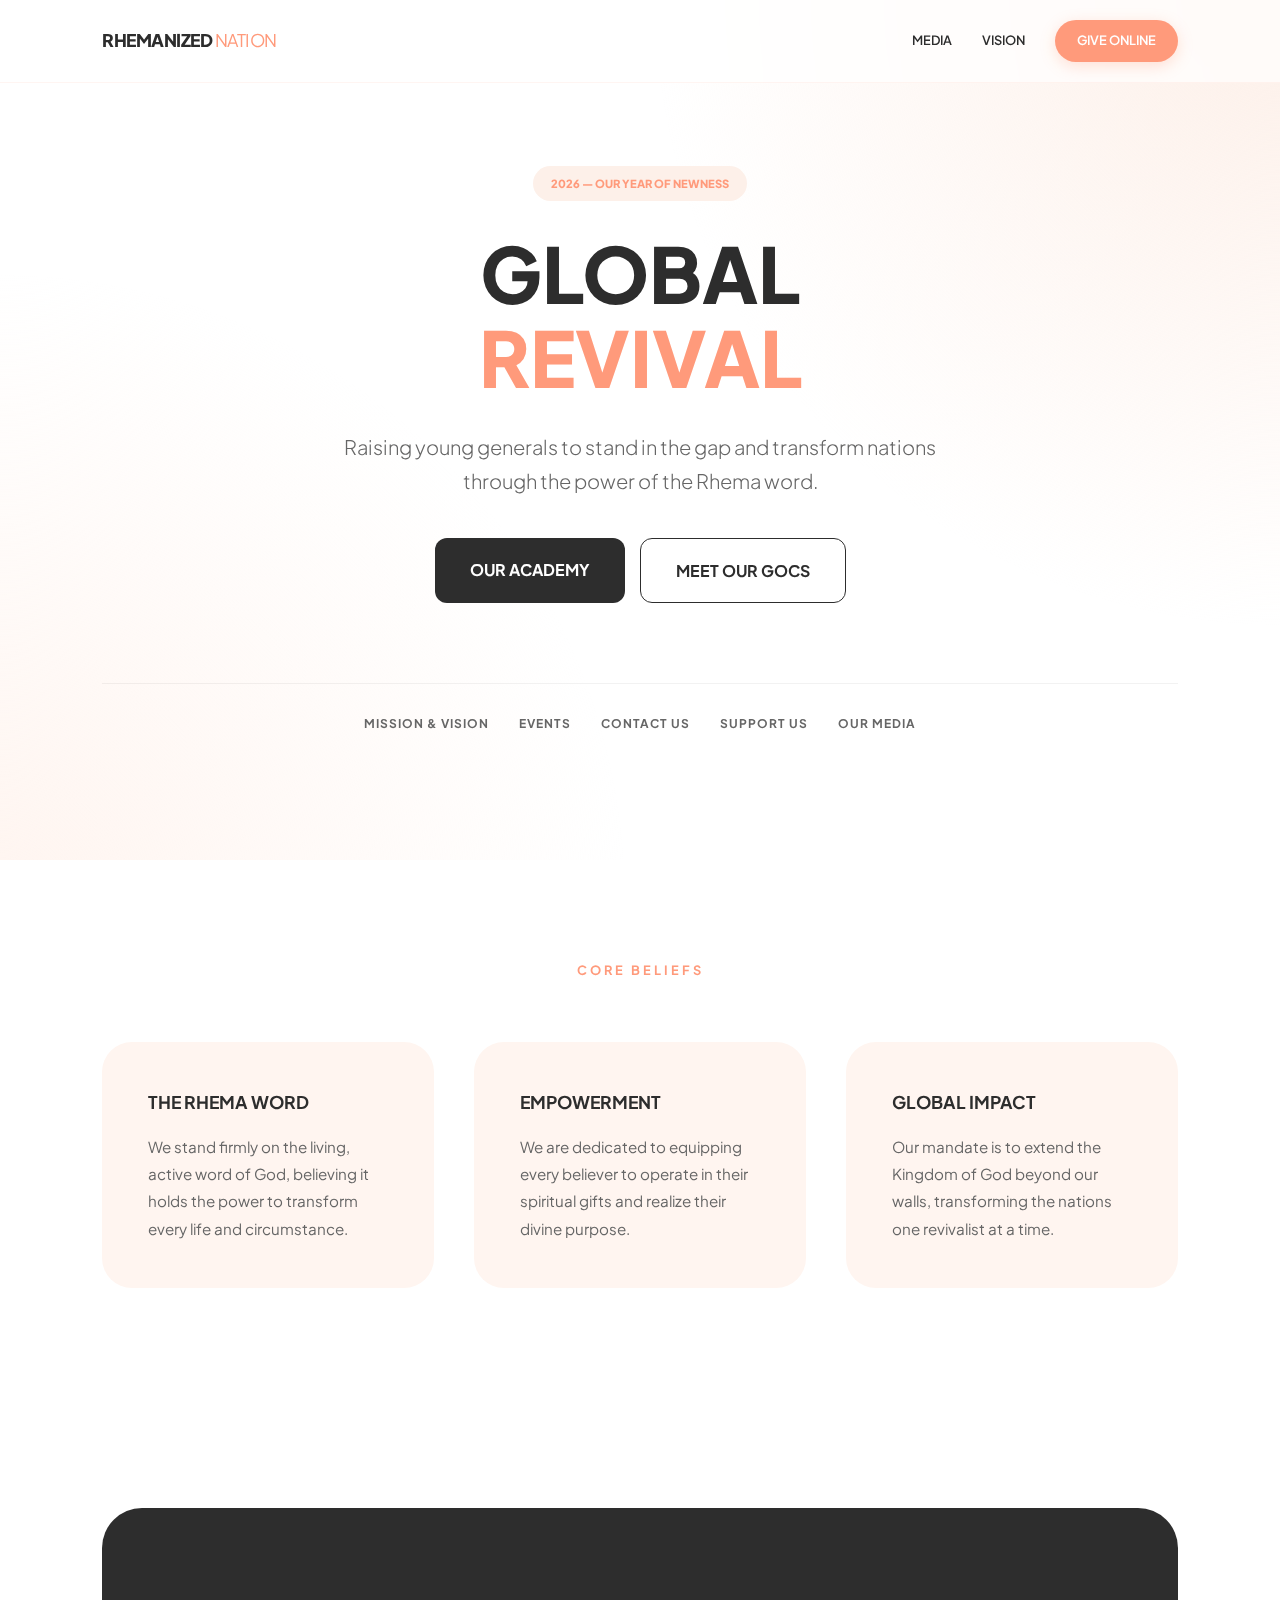
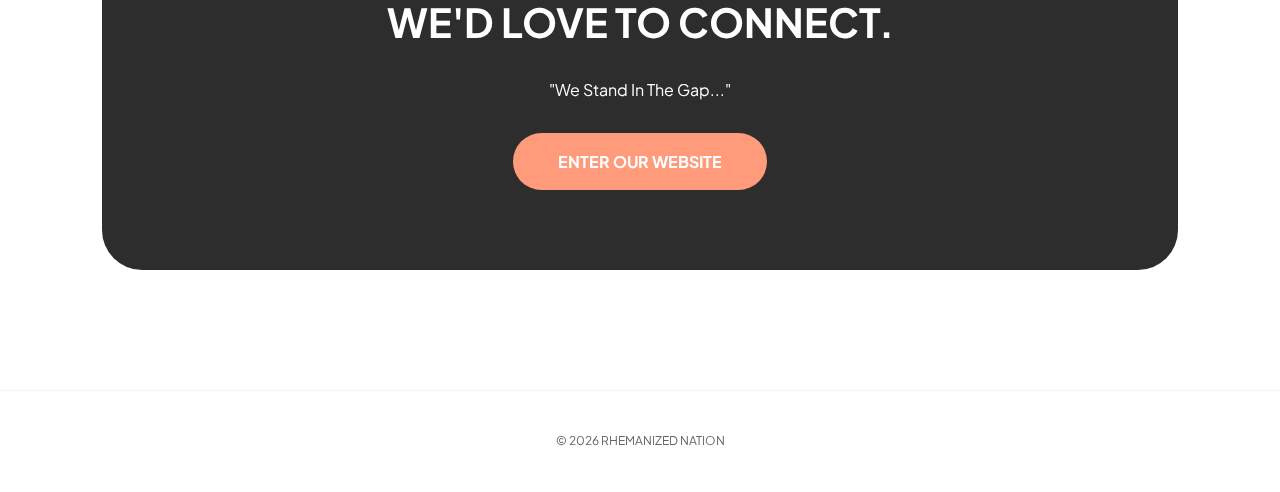
<file: index.html>
<!DOCTYPE html>
<html lang="en">
<head>
    <meta charset="UTF-8">
    <meta name="viewport" content="width=device-width, initial-scale=1.0">
    <title>Rhemanized Nation | 2026 Revival</title>
    <link href="https://fonts.googleapis.com/css2?family=Plus+Jakarta+Sans:wght@300;400;600;800&display=swap" rel="stylesheet">
    <link rel="stylesheet" href="style.css">
</head>
<body>

    <div class="bg-gradient-layers"></div>

    <nav class="glass-nav">
        <div class="logo">RHEMANIZED <span>NATION</span></div>
        <div class="nav-links">
            <a href="media.html">MEDIA</a>
            <a href="about.html">VISION</a>
            <a href="give.html" class="give-pill">GIVE ONLINE</a>
        </div>
    </nav>

    <main class="content-wrapper">
        <section class="hero-section">
            <div class="hero-content">
                <span class="badge">2026 — OUR YEAR OF NEWNESS</span>
                <h1>GLOBAL <br><span class="peach-text">REVIVAL</span></h1>
                <p class="hero-p">Raising young generals to stand in the gap and transform nations through the power of the Rhema word.</p>
                
                <div class="hero-actions">
                    <a href="academy.html" class="main-btn">OUR ACADEMY</a>
                    <a href="goc.html" class="outline-btn">MEET OUR GOCS</a>
                </div>
            </div>
            
            <div class="quick-nav-bar">
                <a href="about.html">MISSION & VISION</a>
                <a href="event.html">EVENTS</a>
                <a href="contact.html">CONTACT US</a>
                <a href="give.html">SUPPORT US</a>
                <a href="media.html">OUR MEDIA</a>
            </div>
        </section>

        <section class="beliefs-section">
            <h2 class="section-label">CORE BELIEFS</h2>
            <div class="beliefs-grid">
                <div class="soft-card">
                    <h3>THE RHEMA WORD</h3>
                    <p>We stand firmly on the living, active word of God, believing it holds the power to transform every life and circumstance.</p>
                </div>
                <div class="soft-card">
                    <h3>EMPOWERMENT</h3>
                    <p>We are dedicated to equipping every believer to operate in their spiritual gifts and realize their divine purpose.</p>
                </div>
                <div class="soft-card">
                    <h3>GLOBAL IMPACT</h3>
                    <p>Our mandate is to extend the Kingdom of God beyond our walls, transforming the nations one revivalist at a time.</p>
                </div>
            </div>
        </section>

        <section class="final-cta">
            <div class="cta-box">
                <h2>WE'D LOVE TO CONNECT.</h2>
                <p class="italic">"We Stand In The Gap..."</p>
                <a href="about.html" class="enter-btn">ENTER OUR WEBSITE</a>
            </div>
        </section>
    </main>

    <footer class="simple-footer">
        <p>&copy; 2026 RHEMANIZED NATION</p>
    </footer>

</body>
</html>
</file>
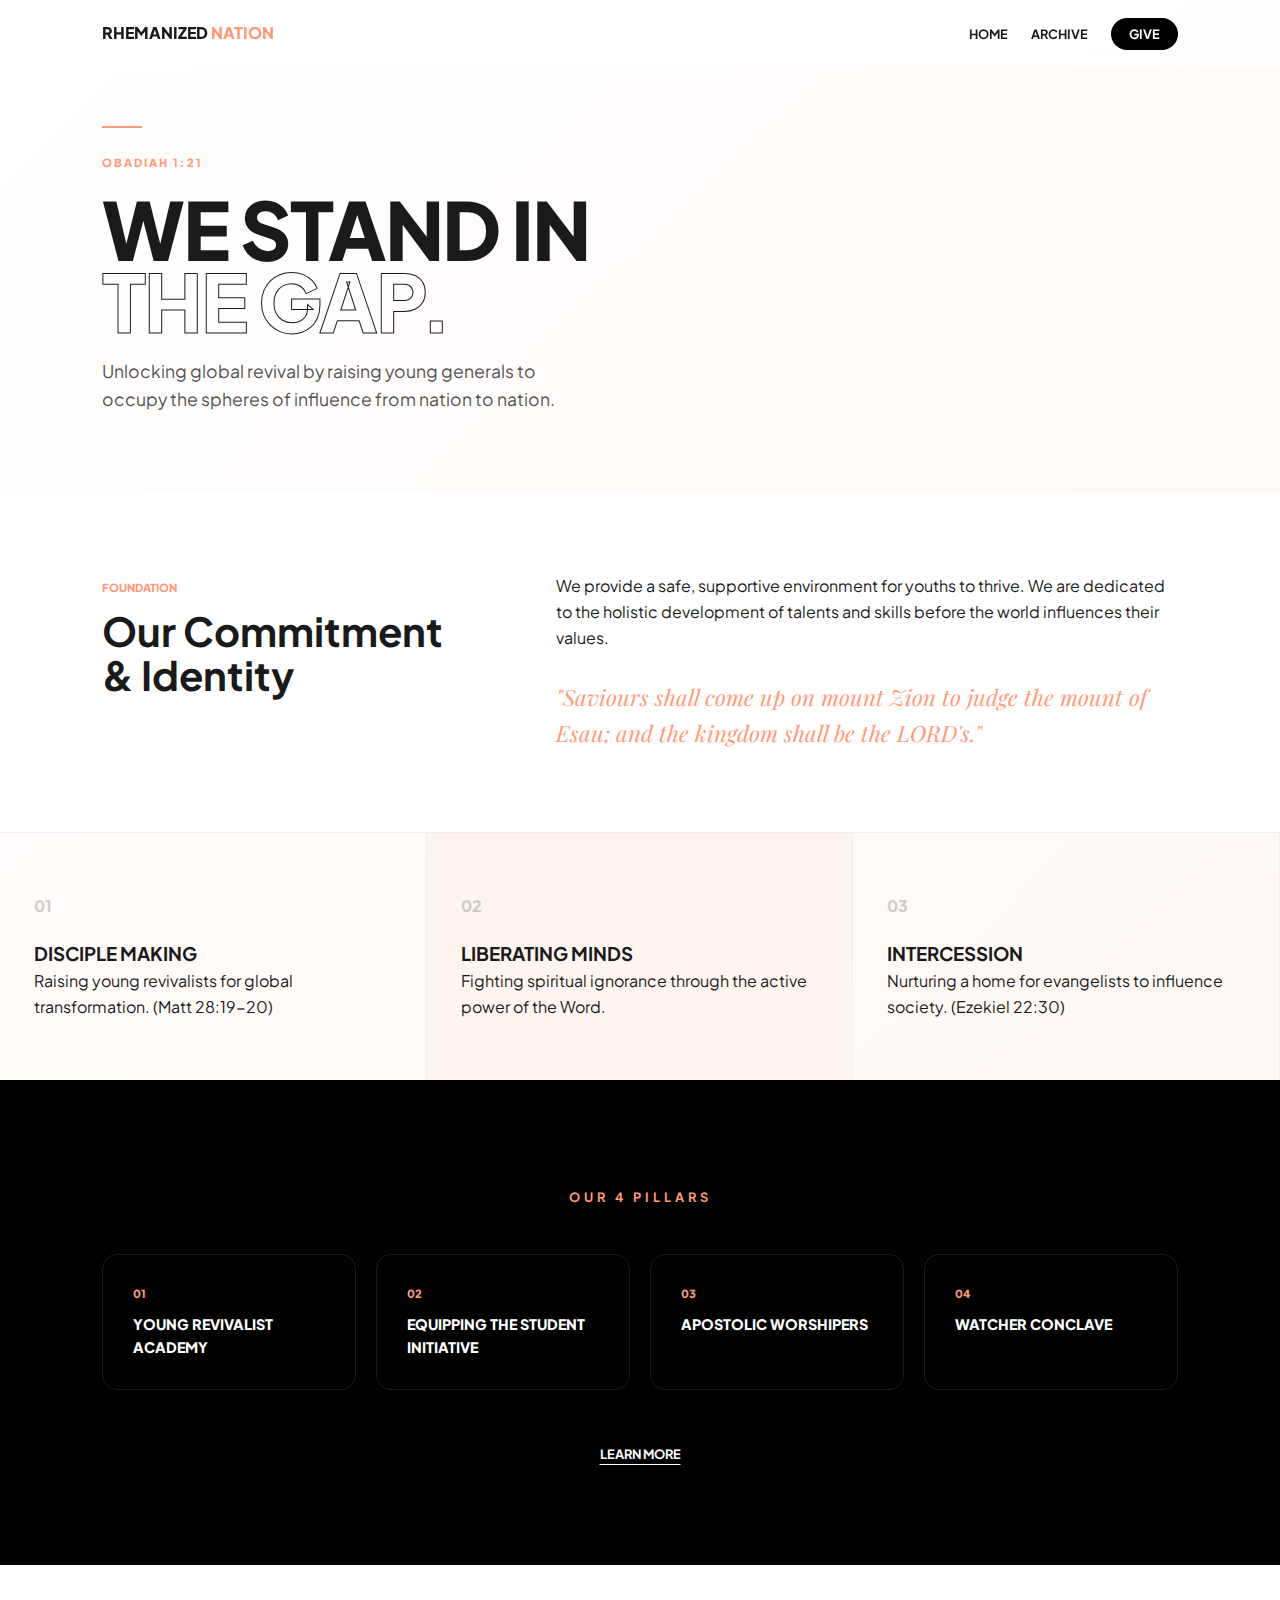
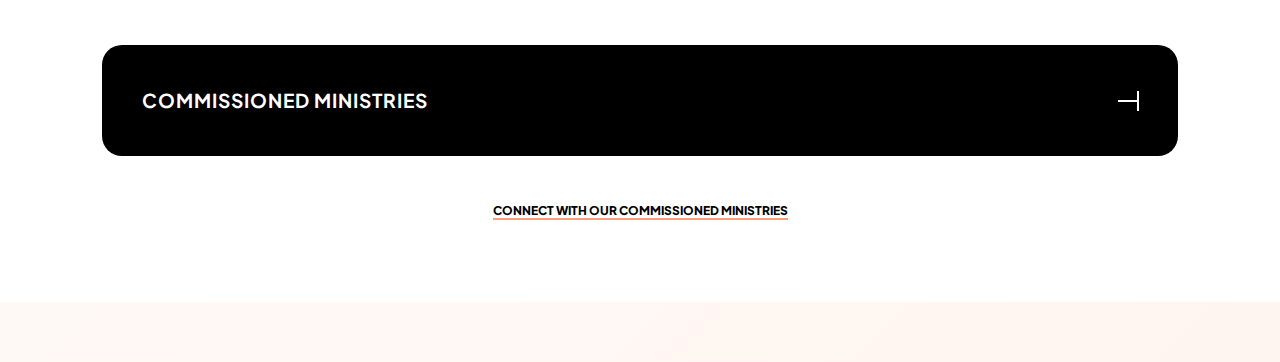
<file: about.html>
<!DOCTYPE html>
<html lang="en">
<head>
    <meta charset="UTF-8">
    <meta name="viewport" content="width=device-width, initial-scale=1.0">
    <title>The Mandate | Rhemanized Nation</title>
    <link href="https://fonts.googleapis.com/css2?family=Plus+Jakarta+Sans:wght@200;400;800&family=Playfair+Display:ital,wght@1,800&display=swap" rel="stylesheet">
    <link rel="stylesheet" href="about.css">
</head>
<body>

    <nav class="glass-nav">
        <div class="logo">RHEMANIZED <span>NATION</span></div>
        <div class="nav-links">
            <a href="index.html">HOME</a>
            <a href="media.html">ARCHIVE</a>
            <a href="give.html" class="give-pill">GIVE</a>
        </div>
    </nav>

    <main class="manifesto-wrapper">
        
        <section class="about-hero">
            <div class="hero-line"></div>
            <span class="eyebrow">OBADIAH 1:21</span>
            <h1>WE STAND IN <br><span class="outline-text">THE GAP.</span></h1>
            <p class="hero-subtitle">Unlocking global revival by raising young generals to occupy the spheres of influence from nation to nation.</p>
        </section>

        <section class="foundation-grid">
            <div class="foundation-header">
                <span class="label">FOUNDATION</span>
                <h2>Our Commitment <br>& Identity</h2>
            </div>
            <div class="foundation-body">
                <p>We provide a safe, supportive environment for youths to thrive. We are dedicated to the holistic development of talents and skills before the world influences their values.</p>
                <div class="scripture-callout">
                    "Saviours shall come up on mount Zion to judge the mount of Esau; and the kingdom shall be the LORD's."
                </div>
            </div>
        </section>

        <section class="vision-matrix">
            <div class="matrix-item">
                <div class="item-number">01</div>
                <h3>DISCIPLE MAKING</h3>
                <p>Raising young revivalists for global transformation. (Matt 28:19-20)</p>
            </div>
            <div class="matrix-item highlight">
                <div class="item-number">02</div>
                <h3>LIBERATING MINDS</h3>
                <p>Fighting spiritual ignorance through the active power of the Word.</p>
            </div>
            <div class="matrix-item">
                <div class="item-number">03</div>
                <h3>INTERCESSION</h3>
                <p>Nurturing a home for evangelists to influence society. (Ezekiel 22:30)</p>
            </div>
        </section>

        <section class="pillars-section">
            <h2 class="pillar-title">OUR 4 PILLARS</h2>
            <div class="pillar-row">
                <div class="pillar-card"><span>01</span> YOUNG REVIVALIST ACADEMY</div>
                <div class="pillar-card"><span>02</span> EQUIPPING THE STUDENT INITIATIVE</div>
                <div class="pillar-card"><span>03</span> APOSTOLIC WORSHIPERS</div>
                <div class="pillar-card"><span>04</span> WATCHER CONCLAVE</div>
            </div>
            <a href="pillars.html">LEARN MORE</a>
        </section>

        <section class="commission-reveal">
            <div class="reveal-container" id="reveal-trigger">
                <div class="reveal-header">
                    <h3>COMMISSIONED MINISTRIES</h3>
                    <div class="reveal-icon"></div>
                </div>
                <div class="reveal-content" id="reveal-list">
                    <div class="ministry-grid">
                        <span>1.Intercessors Community Network</span>
                        <span>2.Mind Of Christ Global</span>
                        <span>3.Blackspot Foundation</span>
                        <span>4.The Power Tribe</span>
                        <span>5.Kingdom Revivalist Network</span>
                        <span>6.The Excellent Ladies</span>
                    </div>
                </div>
            </div>
            <a href="ministry.html">CONNECT WITH OUR COMMISSIONED MINISTRIES</a>
        </section>

    </main>


    <script>
        const trigger = document.getElementById('reveal-trigger');
        const list = document.getElementById('reveal-list');
        trigger.addEventListener('click', () => {
            trigger.classList.toggle('is-active');
        });
    </script>

</body>
</html>
</file>
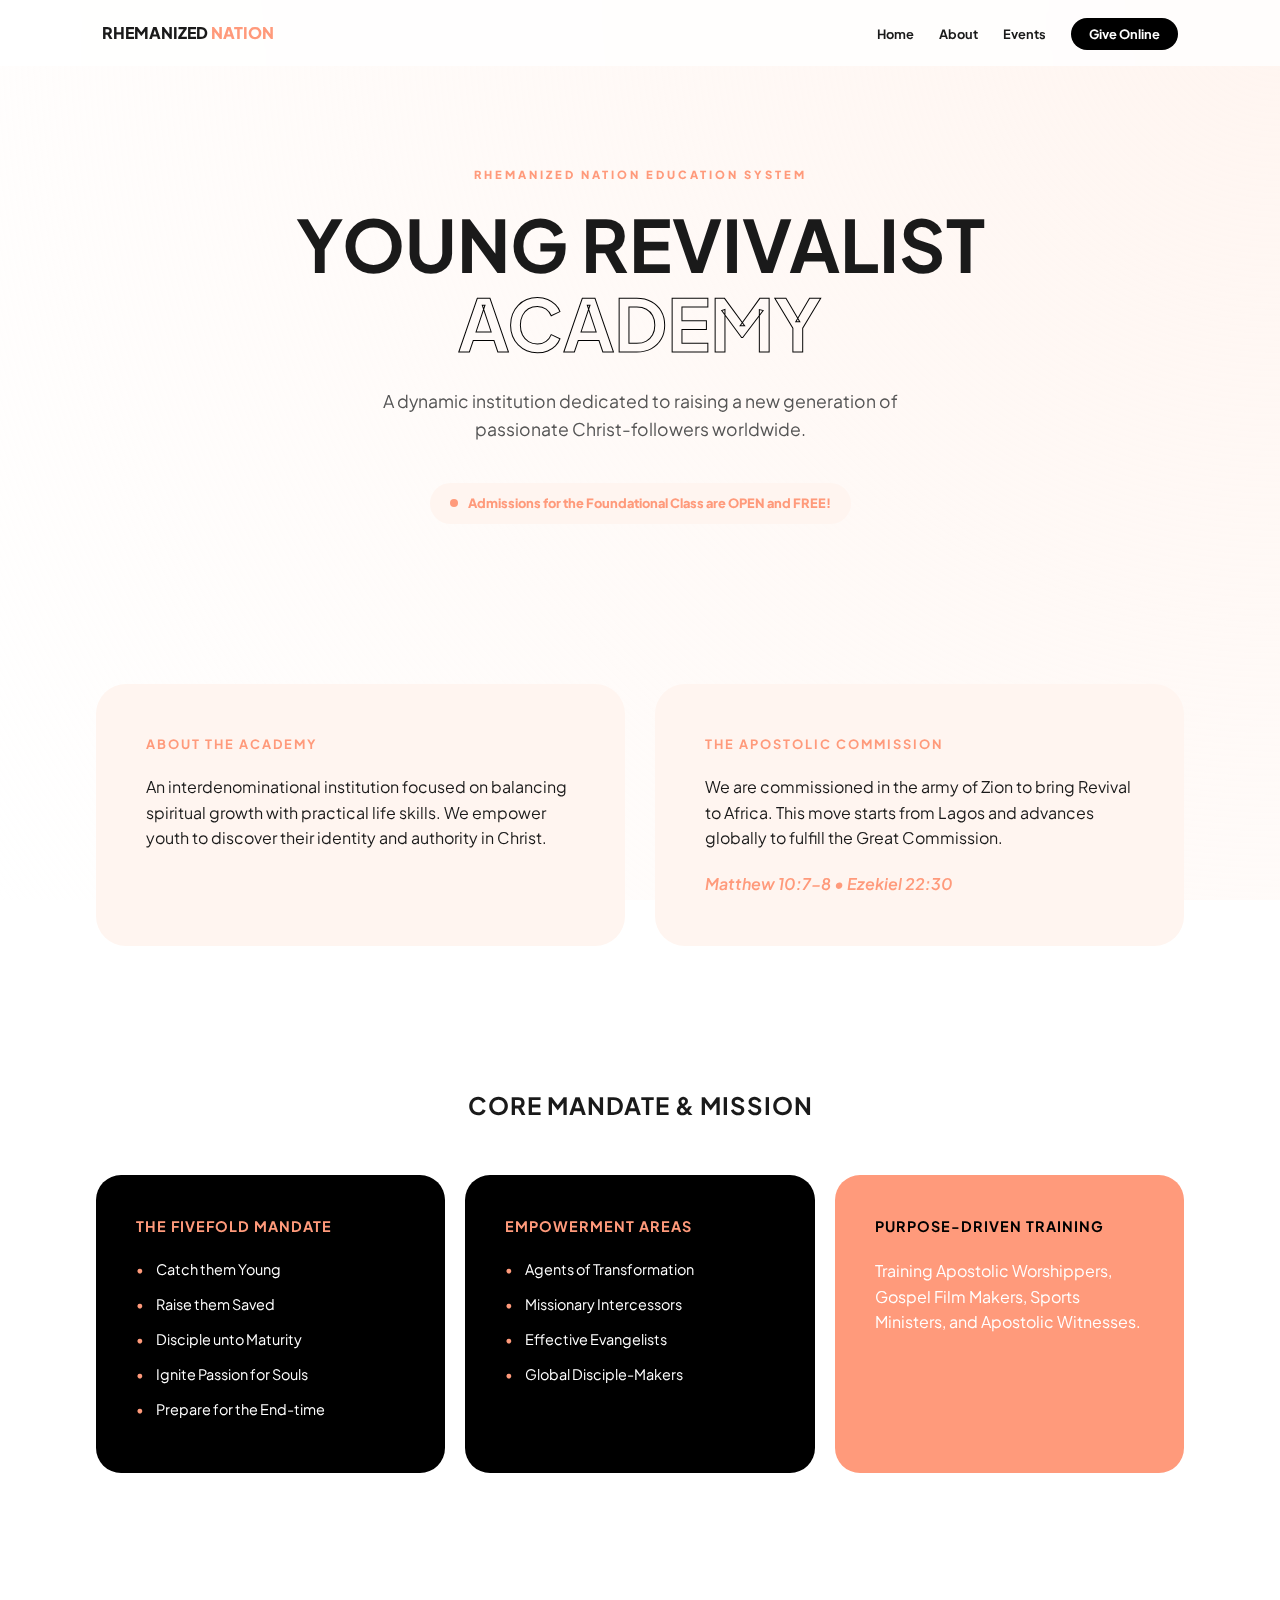
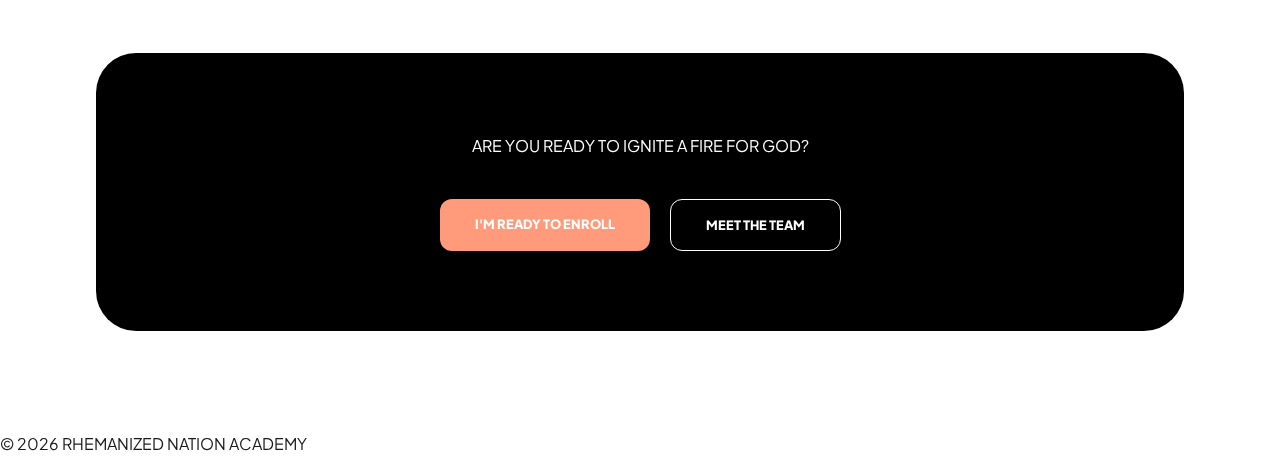
<file: academy.html>
<!DOCTYPE html>
<html lang="en">
<head>
    <meta charset="UTF-8">
    <meta name="viewport" content="width=device-width, initial-scale=1.0">
    <title>Academy | Rhemanized Nation</title>
    <link href="https://fonts.googleapis.com/css2?family=Plus+Jakarta+Sans:wght@300;400;600;800&display=swap" rel="stylesheet">
    <link rel="stylesheet" href="academy.css">
</head>

<body>
    <div class="academy-bg-glow"></div>

    <header class="main-header">
        <div class="logo">RHEMANIZED <span>NATION</span></div>
        <nav class="main-nav">
            <ul>
                <li><a href="index.html">Home</a></li>
                <li><a href="about.html">About</a></li>
                <li><a href="event.html">Events</a></li>
                <li class="donate-link"><a href="give.html">Give Online</a></li>
            </ul>
        </nav>
        <button class="nav-toggle" aria-label="toggle navigation">&#9776;</button>
    </header>

    <main>
        <section class="academy-hero">
            <div class="container hero-glass-box">
                <p class="overline-text">RHEMANIZED NATION EDUCATION SYSTEM</p>
                <h1>YOUNG REVIVALIST <br><span class="text-gradient">ACADEMY</span></h1>
                <p class="tagline">A dynamic institution dedicated to raising a new generation of passionate Christ-followers worldwide.</p>
                
                <div class="admissions-pill">
                    <span class="dot"></span> Admissions for the Foundational Class are OPEN and FREE!
                </div>
            </div>
        </section>

        <section id="about" class="container info-grid">
            <div class="glass-card about-block">
                <h2 class="section-title">ABOUT THE ACADEMY</h2>
                <p>An interdenominational institution focused on balancing spiritual growth with practical life skills. We empower youth to discover their identity and authority in Christ.</p>
            </div>
            
            <div class="glass-card commission-block">
                <h2 class="section-title">THE APOSTOLIC COMMISSION</h2>
                <p>We are commissioned in the army of Zion to bring Revival to Africa. This move starts from Lagos and advances globally to fulfill the Great Commission.</p>
                <p class="scripture">Matthew 10:7-8 • Ezekiel 22:30</p>
            </div>
        </section>

        <section class="mandate-mission-section container">
            <h2 class="grid-header">CORE MANDATE & MISSION</h2>
            <div class="grid-container">
                <div id="mandate" class="black-card">
                    <h3>THE FIVEFOLD MANDATE</h3>
                    <ul class="clean-list">
                        <li>Catch them Young</li>
                        <li>Raise them Saved</li>
                        <li>Disciple unto Maturity</li>
                        <li>Ignite Passion for Souls</li>
                        <li>Prepare for the End-time</li>
                    </ul>
                </div>
                
                <div id="mission" class="black-card">
                    <h3>EMPOWERMENT AREAS</h3>
                    <ul class="clean-list">
                        <li>Agents of Transformation</li>
                        <li>Missionary Intercessors</li>
                        <li>Effective Evangelists</li>
                        <li>Global Disciple-Makers</li>
                    </ul>
                </div>

                <div class="black-card highlight-card">
                    <h3>PURPOSE-DRIVEN TRAINING</h3>
                    <p>Training Apostolic Worshippers, Gospel Film Makers, Sports Ministers, and Apostolic Witnesses.</p>
                </div>
            </div>
        </section>

        <section class="final-cta">
            <div class="container cta-glass">
                <p>ARE YOU READY TO IGNITE A FIRE FOR GOD?</p>
                <div class="cta-btns">
                    <a href="yraform.html" class="btn primary-btn large">I'M READY TO ENROLL</a>
                    <a href="admin.html" class="btn outline-btn large">MEET THE TEAM</a>
                </div>
            </div>
        </section>
    </main>

    <footer class="main-footer">
        <p>&copy; 2026 RHEMANIZED NATION ACADEMY</p>
    </footer>

    <script>
        const navToggle = document.querySelector('.nav-toggle');
        const mainNav = document.querySelector('.main-nav');
        navToggle.addEventListener('click', () => mainNav.classList.toggle('nav-open'));
    </script>
</body>
</html>
</file>
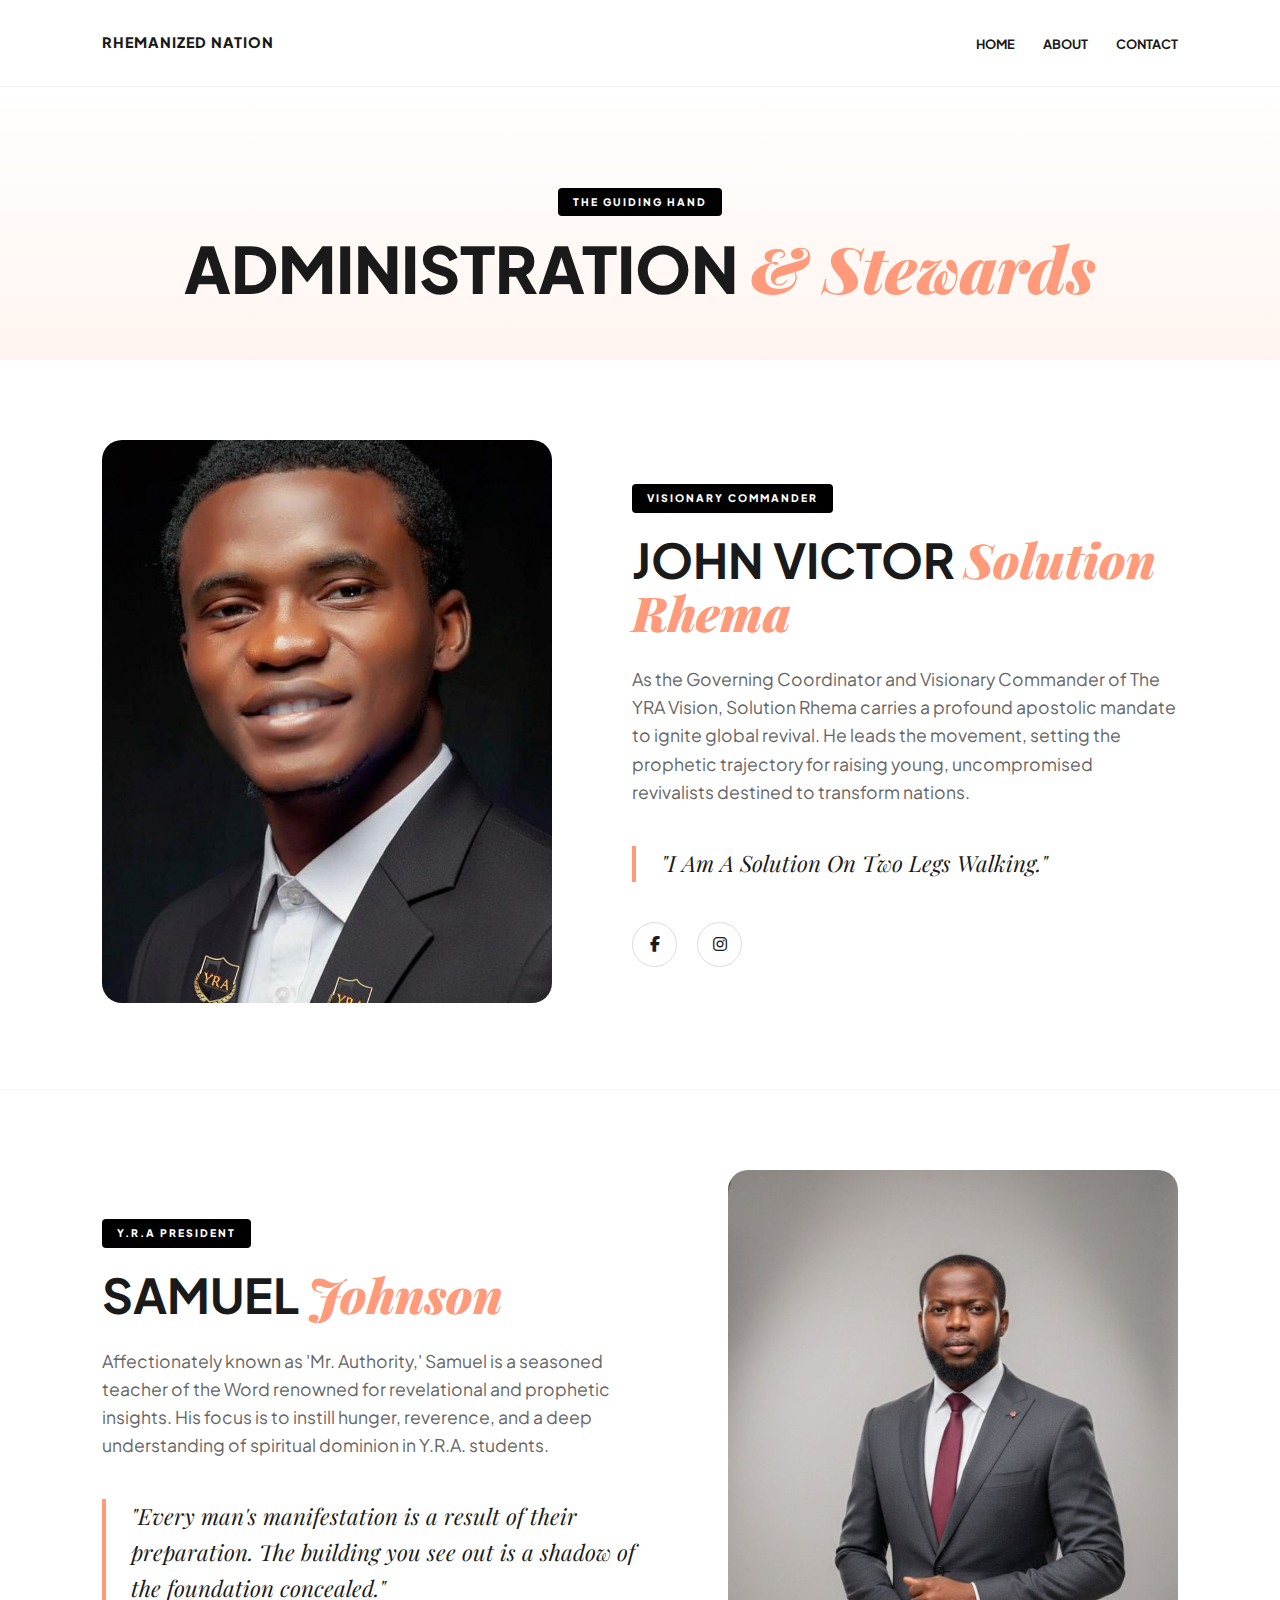
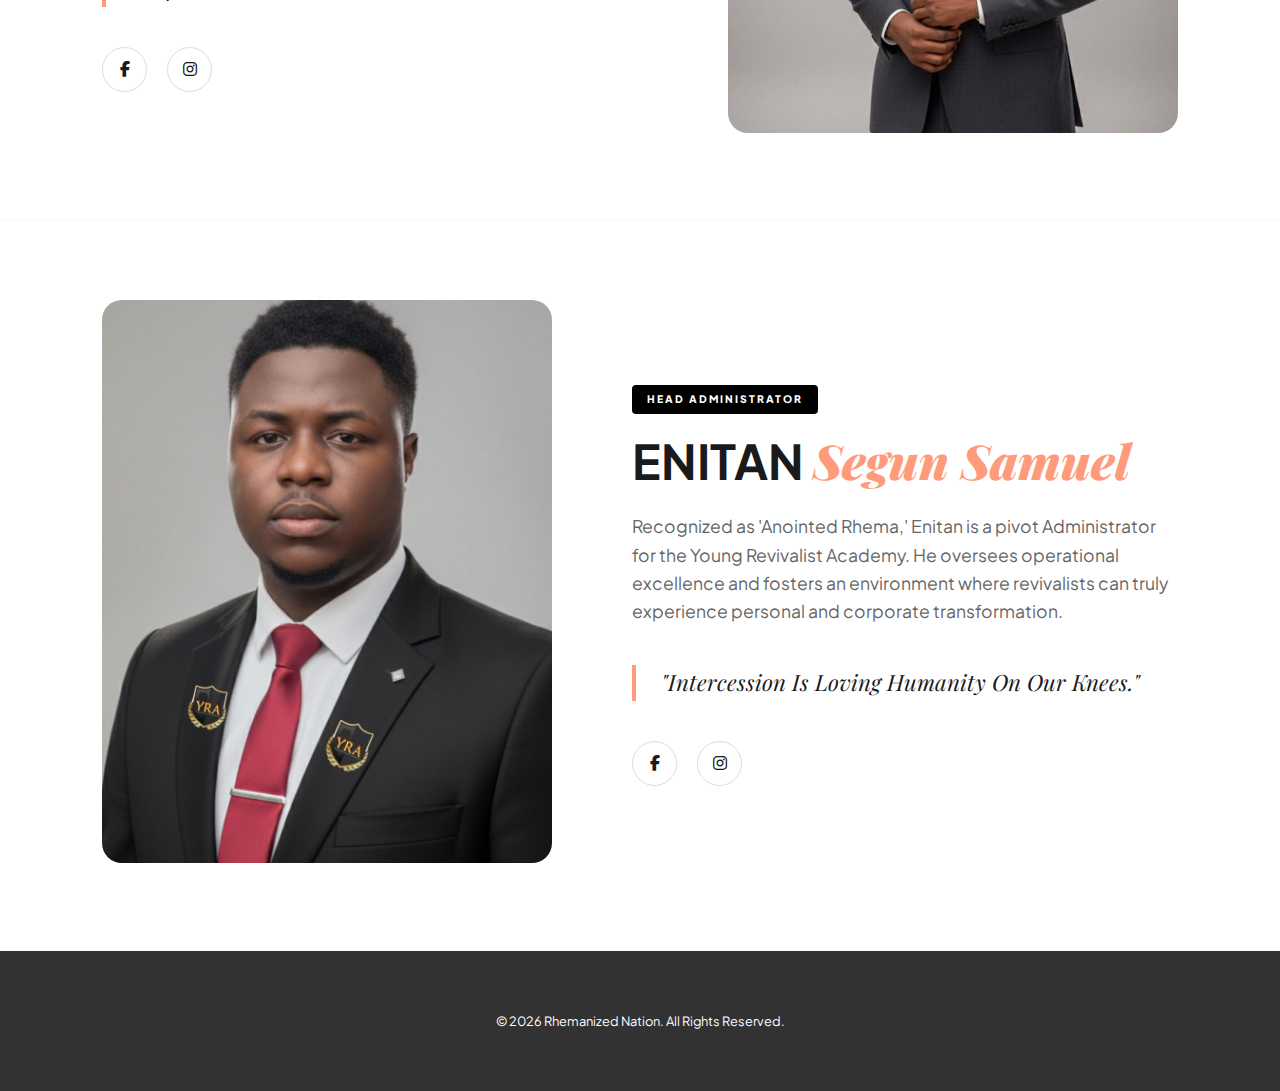
<file: admin.html>
<!DOCTYPE html>
<html lang="en">
<head>
    <meta charset="UTF-8">
    <meta name="viewport" content="width=device-width, initial-scale=1.0">
    <title>Administrators | Rhemanized Nation</title>
    <link href="https://fonts.googleapis.com/css2?family=Plus+Jakarta+Sans:wght@300;400;700;800&family=Playfair+Display:ital,wght@1,900&display=swap" rel="stylesheet">
    <link rel="stylesheet" href="https://cdnjs.cloudflare.com/ajax/libs/font-awesome/6.5.1/css/all.min.css">
    <link rel="stylesheet" href="admin.css"> </head>
<body>

    <header class="main-header">
        <div class="brand">RHEMANIZED NATION</div>
        <nav class="main-nav">
            <a href="index.html">Home</a>
            <a href="about.html">About</a>
            <a href="contact.html">Contact</a>
        </nav>
    </header>

    <main class="goc-standalone-flow">
        
        <header class="admin-intro">
            <span class="rank-tag">THE GUIDING HAND</span>
            <h1>ADMINISTRATION <span class="serif-italic">& Stewards</span></h1>
        </header>

        <section class="goc-section">
            <div class="goc-container">
                <div class="goc-visual">
                    <img src="xx1.jpg" alt="John Victor Solution Rhema">
                </div>
                <div class="goc-text">
                    <span class="rank-tag">VISIONARY COMMANDER</span>
                    <h2 class="name">JOHN VICTOR <span class="serif-italic">Solution Rhema</span></h2>
                    <div class="bio-body">
                        <p>As the Governing Coordinator and Visionary Commander of The YRA Vision, Solution Rhema carries a profound apostolic mandate to ignite global revival. He leads the movement, setting the prophetic trajectory for raising young, uncompromised revivalists destined to transform nations.</p>
                        <div class="quote-block">
                            "I Am A Solution On Two Legs Walking."
                        </div>
                    </div>
                    <div class="social-links">
                        <a href="https://www.facebook.com/solutionrhema"><i class="fab fa-facebook-f"></i></a>
                        <a href="https://www.instagram.com/solutionrhema?igsh=MXYyeDEzam9ncTUweg=="><i class="fab fa-instagram"></i></a>
                    </div>
                </div>
            </div>
        </section>

        <section class="goc-section">
            <div class="goc-container alternate">
                <div class="goc-visual">
                    <img src="xx5.jpg" alt="Samuel Johnson">
                </div>
                <div class="goc-text">
                    <span class="rank-tag">Y.R.A PRESIDENT</span>
                    <h2 class="name">SAMUEL <span class="serif-italic">Johnson</span></h2>
                    <div class="bio-body">
                        <p>Affectionately known as 'Mr. Authority,' Samuel is a seasoned teacher of the Word renowned for revelational and prophetic insights. His focus is to instill hunger, reverence, and a deep understanding of spiritual dominion in Y.R.A. students.</p>
                        <div class="quote-block">
                            "Every man's manifestation is a result of their preparation. The building you see out is a shadow of the foundation concealed."
                        </div>
                    </div>
                    <div class="social-links">
                        <a href="https://www.facebook.com/profile.php?id=100088811760391"><i class="fab fa-facebook-f"></i></a>
                        <a href="https://www.instagram.com/thesamuel_johnson?igsh=MXY4eXc0OHZxcG9hZg=="><i class="fab fa-instagram"></i></a>
                    </div>
                </div>
            </div>
        </section>

        <section class="goc-section">
            <div class="goc-container">
                <div class="goc-visual">
                    <img src="xx4.jpg" alt="Enitan Segun Samuel">
                </div>
                <div class="goc-text">
                    <span class="rank-tag">HEAD ADMINISTRATOR</span>
                    <h2 class="name">ENITAN <span class="serif-italic">Segun Samuel</span></h2>
                    <div class="bio-body">
                        <p>Recognized as 'Anointed Rhema,' Enitan is a pivot Administrator for the Young Revivalist Academy. He oversees operational excellence and fosters an environment where revivalists can truly experience personal and corporate transformation.</p>
                        <div class="quote-block">
                            "Intercession Is Loving Humanity On Our Knees."
                        </div>
                    </div>
                    <div class="social-links">
                        <a href="https://web.facebook.com/profile.php?id=61584587592189"><i class="fab fa-facebook-f"></i></a>
                        <a href="https://www.instagram.com/e_segunsam/"><i class="fab fa-instagram"></i></a>
                    </div>
                </div>
            </div>
        </section>

        

    </main>

    <footer class="final-footer">
        <p>&copy; 2026 Rhemanized Nation. All Rights Reserved.</p>
    </footer>

</body>
</html>
</file>
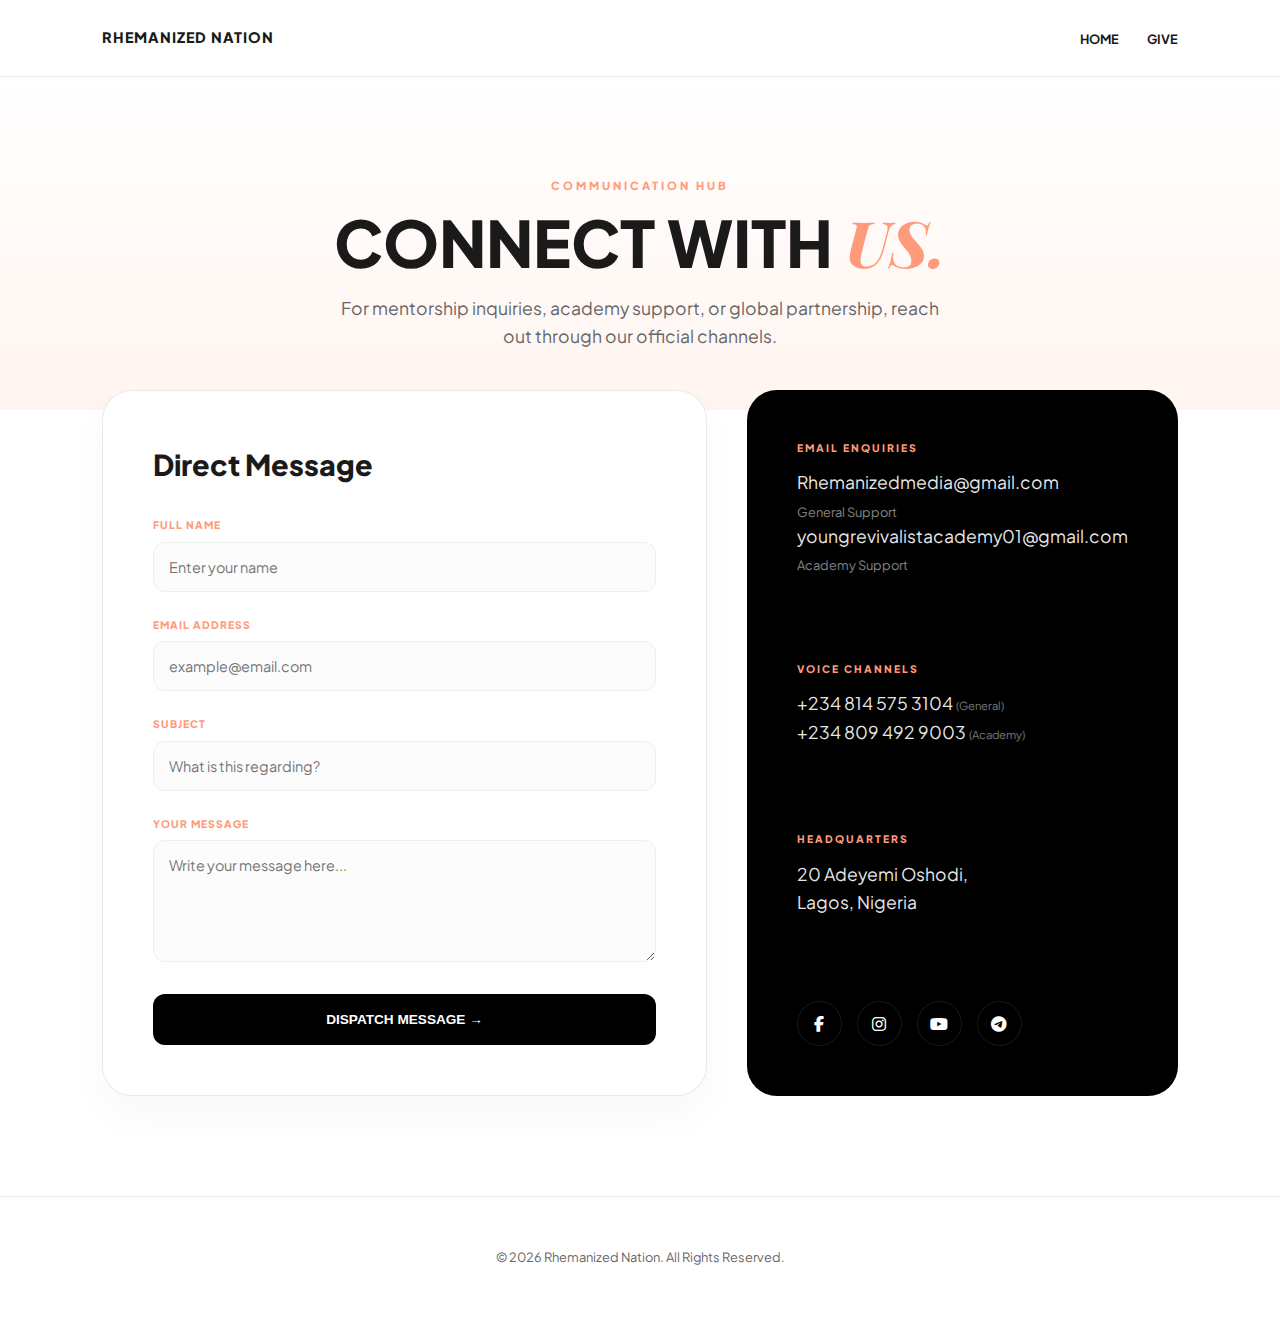
<file: contact.html>
<!DOCTYPE html>
<html lang="en">
<head>
    <meta charset="UTF-8">
    <meta name="viewport" content="width=device-width, initial-scale=1.0">
    <title>Contact | Rhemanized Nation</title>
    <link href="https://fonts.googleapis.com/css2?family=Plus+Jakarta+Sans:wght@300;400;700;800&family=Playfair+Display:ital,wght@1,900&display=swap" rel="stylesheet">
    <link rel="stylesheet" href="https://cdnjs.cloudflare.com/ajax/libs/font-awesome/6.5.1/css/all.min.css">
    <link rel="stylesheet" href="contact.css">
</head>
<body>

    <header class="main-header">
        <div class="brand">RHEMANIZED NATION</div>
        <nav class="main-nav">
            <a href="index.html">Home</a>
            <a href="give.html">Give</a>
        </nav>
    </header>

    <main class="contact-wrapper">
        <section class="contact-hero">
            <span class="eyebrow">COMMUNICATION HUB</span>
            <h1>CONNECT WITH <span class="serif-italic">US.</span></h1>
            <p>For mentorship inquiries, academy support, or global partnership, reach out through our official channels.</p>
        </section>

        <div class="contact-grid">
            <div class="form-card">
                <h3>Direct Message</h3>
                <form action="mailto:youngrevivalistacademy01@gmail.com" method="POST" enctype="text/plain" class="modern-form">
                    <div class="input-group">
                        <label>FULL NAME</label>
                        <input type="text" name="name" placeholder="Enter your name" required>
                    </div>
                    <div class="input-group">
                        <label>EMAIL ADDRESS</label>
                        <input type="email" name="email" placeholder="example@email.com" required>
                    </div>
                    <div class="input-group">
                        <label>SUBJECT</label>
                        <input type="text" name="subject" placeholder="What is this regarding?">
                    </div>
                    <div class="input-group">
                        <label>YOUR MESSAGE</label>
                        <textarea name="message" rows="5" placeholder="Write your message here..." required></textarea>
                    </div>
                    <button type="submit" class="submit-btn">DISPATCH MESSAGE &rarr;</button>
                </form>
            </div>

            <div class="info-sidebar">
                <div class="info-box">
                    <span class="label">EMAIL ENQUIRIES</span>
                    <p>Rhemanizedmedia@gmail.com</p>
                    <p class="sub-text">General Support</p>
                    <p>youngrevivalistacademy01@gmail.com</p>
                    <p class="sub-text">Academy Support</p>
                </div>

                <div class="info-box">
                    <span class="label">VOICE CHANNELS</span>
                    <p>+234 814 575 3104 <small>(General)</small></p>
                    <p>+234 809 492 9003 <small>(Academy)</small></p>
                </div>

                <div class="info-box">
                    <span class="label">HEADQUARTERS</span>
                    <p>20 Adeyemi Oshodi,</p>
                    <p>Lagos, Nigeria</p>
                </div>

                <div class="social-links-grid">
                    <a href="https://www.facebook.com/profile.php?id=100083286851741" title="Facebook"><i class="fab fa-facebook-f"></i></a>
                    <a href="https://www.instagram.com/lvc_media" title="Instagram"><i class="fab fa-instagram"></i></a>
                    <a href="https://youtube.com/@lvcmedia2971" title="YouTube"><i class="fab fa-youtube"></i></a>
                    <a href="" title="Telegram"><i class="fab fa-telegram-plane"></i></a>
                </div>
            </div>
        </div>
    </main>

    <footer class="contact-footer">
        <p>&copy; 2026 Rhemanized Nation. All Rights Reserved.</p>
    </footer>

</body>
</html>
</file>
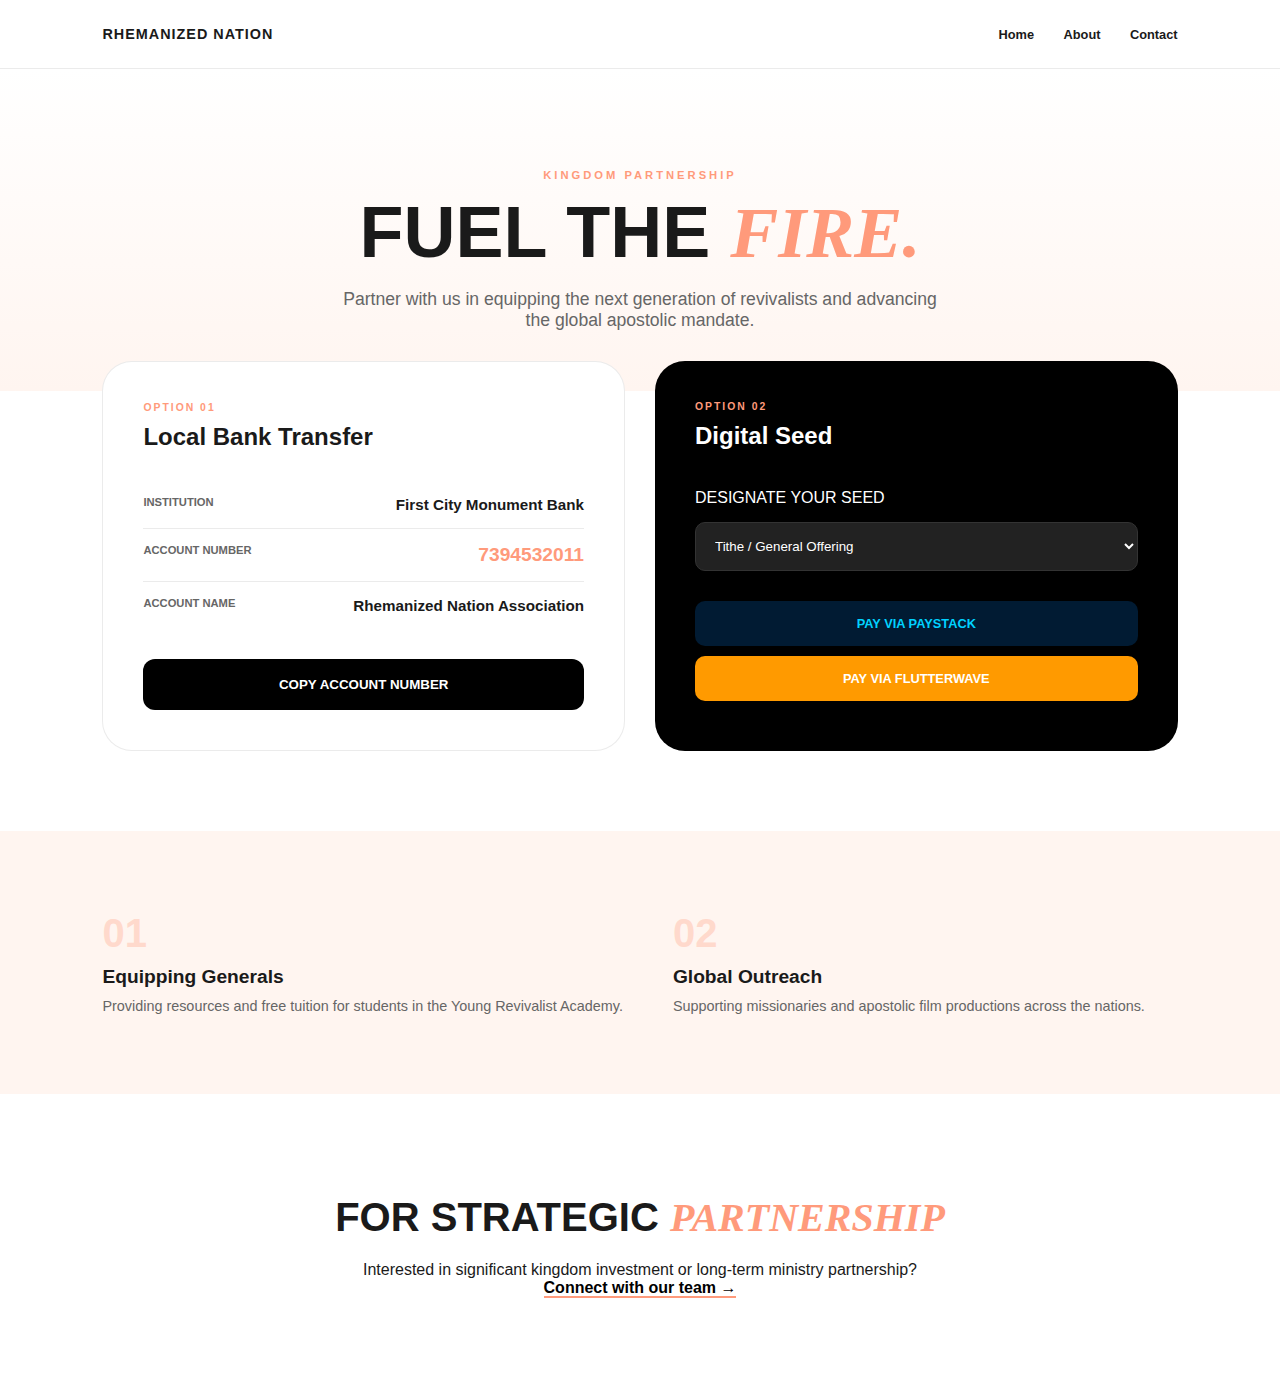
<file: give.html>
<!DOCTYPE html>
<html lang="en">
<head>
    <meta charset="UTF-8">
    <meta name="viewport" content="width=device-width, initial-scale=1.0">
    <title>Invest in Revival | Rhemanized Nation</title>
    <link href="" rel="stylesheet">
    <link rel="stylesheet" href="give.css">
</head>
<body>

    <header class="main-header">
        <div class="brand">RHEMANIZED NATION</div>
        <nav class="main-nav">
            <a href="index.html">Home</a>
            <a href="about.html">About</a>
            <a href="contact.html">Contact</a>
        </nav>
    </header>

    <main class="give-wrapper">
        <section class="give-hero">
            <span class="eyebrow">KINGDOM PARTNERSHIP</span>
            <h1>FUEL THE <span class="serif-italic">FIRE.</span></h1>
            <p class="hero-sub">Partner with us in equipping the next generation of revivalists and advancing the global apostolic mandate.</p>
        </section>

        <div class="methods-grid">
            
            <div class="method-card">
                <div class="card-header">
                    <span class="method-tag">OPTION 01</span>
                    <h3>Local Bank Transfer</h3>
                </div>
                
                <div class="data-table">
                    <div class="data-row">
                        <span class="label">INSTITUTION</span>
                        <span class="value">First City Monument Bank</span>
                    </div>
                    <div class="data-row">
                        <span class="label">ACCOUNT NUMBER</span>
                        <span class="value accent" id="acc-num">7394532011</span>
                    </div>
                    <div class="data-row no-border">
                        <span class="label">ACCOUNT NAME</span>
                        <span class="value">Rhemanized Nation Association</span>
                    </div>
                </div>
                
                <button class="action-btn copy-btn" onclick="copyAccount()">
                    <span id="btn-text">COPY ACCOUNT NUMBER</span>
                </button>
            </div>

            <div class="method-card dark-accent">
                <div class="card-header">
                    <span class="method-tag">OPTION 02</span>
                    <h3>Digital Seed</h3>
                </div>
                
                <div class="payment-selection">
                    <div class="input-group">
                        <label>DESIGNATE YOUR SEED</label>
                        <select class="styled-select">
                            <option>Tithe / General Offering</option>
                            <option>YRA Scholarship Fund</option>
                            <option>Global Missions</option>
                        </select>
                    </div>
                    
                    <div class="button-stack">
                        <a href="#" class="gate-link paystack">PAY VIA PAYSTACK</a>
                        <a href="#" class="gate-link flutterwave">PAY VIA FLUTTERWAVE</a>
                    </div>
                </div>
            </div>
        </div>

        <section class="impact-minimal">
            <div class="impact-column">
                <span class="stat-num">01</span>
                <h4>Equipping Generals</h4>
                <p>Providing resources and free tuition for students in the Young Revivalist Academy.</p>
            </div>
            <div class="impact-column">
                <span class="stat-num">02</span>
                <h4>Global Outreach</h4>
                <p>Supporting missionaries and apostolic film productions across the nations.</p>
            </div>
        </section>

        <section class="strategic-footer">
            <h2>FOR STRATEGIC <span class="serif-italic">PARTNERSHIP</span></h2>
            <p>Interested in significant kingdom investment or long-term ministry partnership?</p>
            <a href="contact.html" class="inline-link">Connect with our team &rarr;</a>
        </section>
    </main>

    <script>
        function copyAccount() {
            const num = document.getElementById('acc-num').innerText;
            navigator.clipboard.writeText(num);
            const btnText = document.getElementById('btn-text');
            const originalText = btnText.innerText;
            
            btnText.innerText = "COPIED TO CLIPBOARD";
            setTimeout(() => {
                btnText.innerText = originalText;
            }, 2000);
        }
    </script>
</body>
</html>
</file>
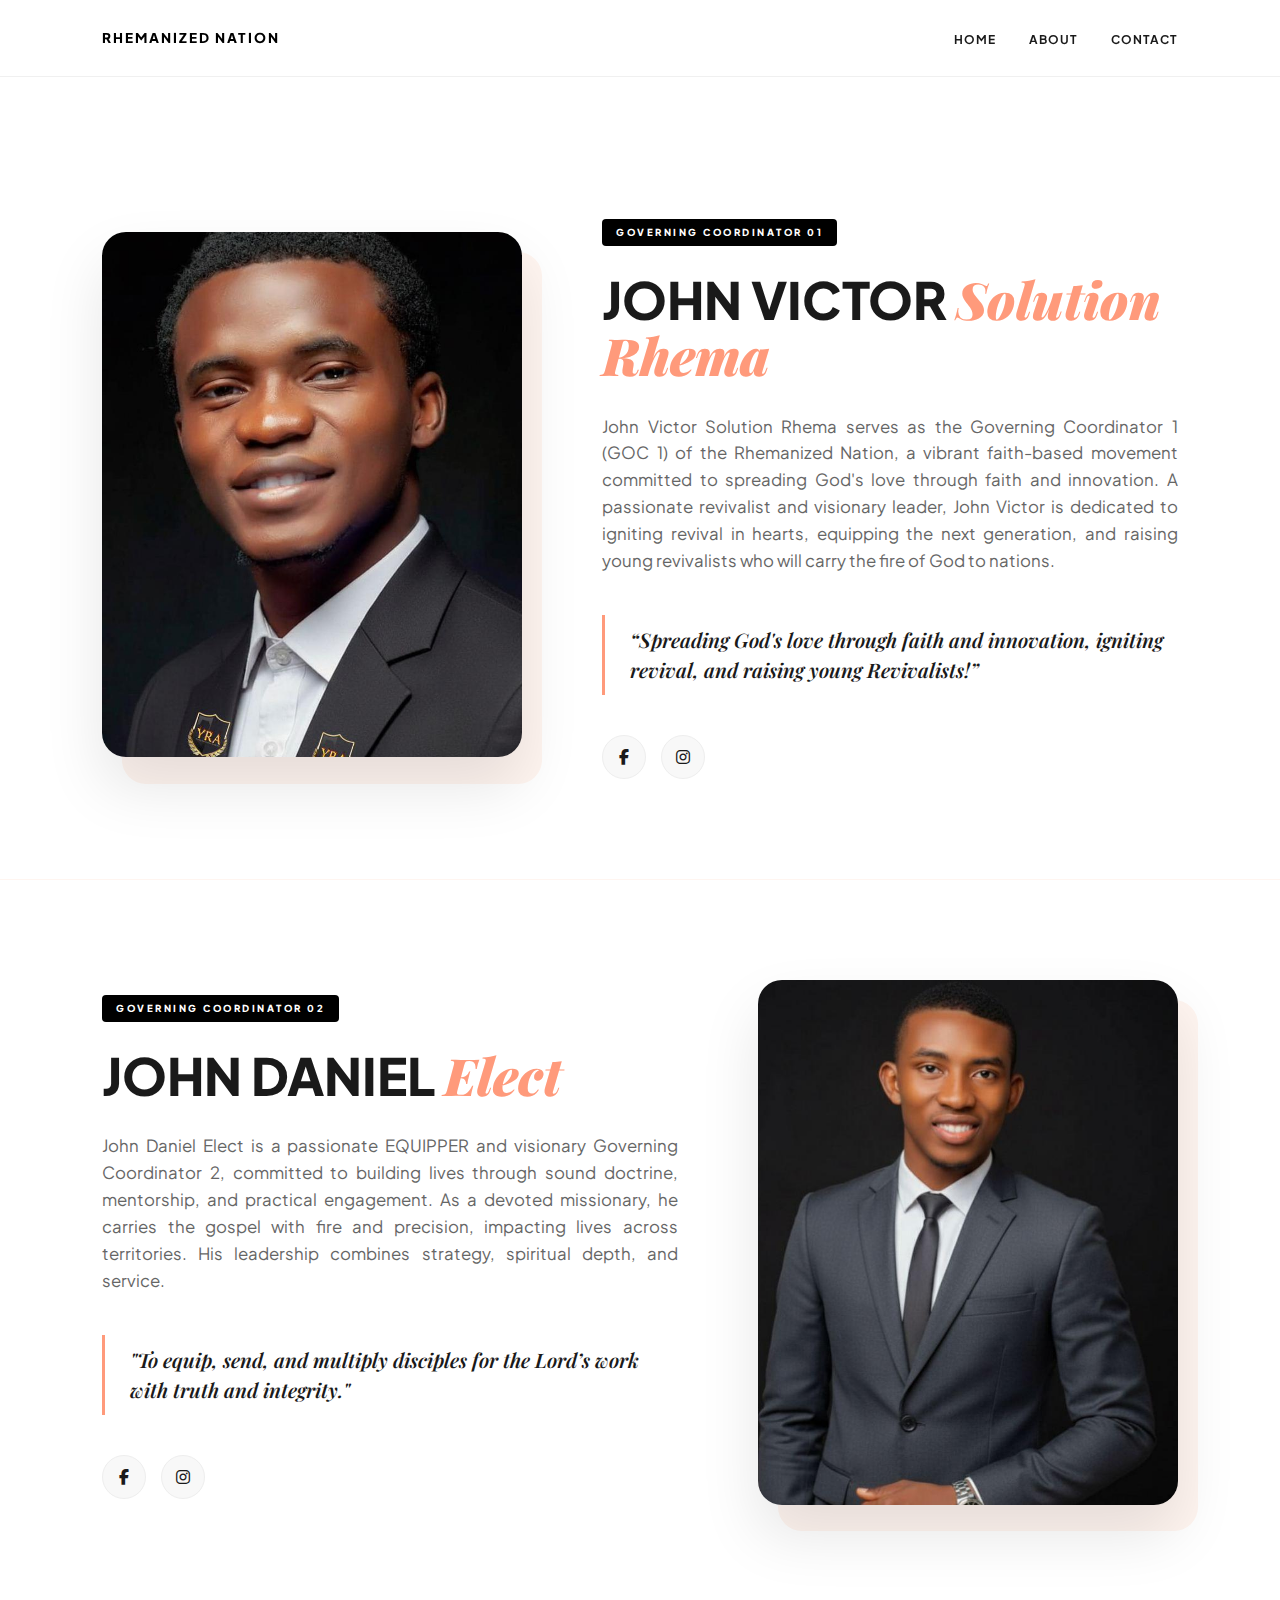
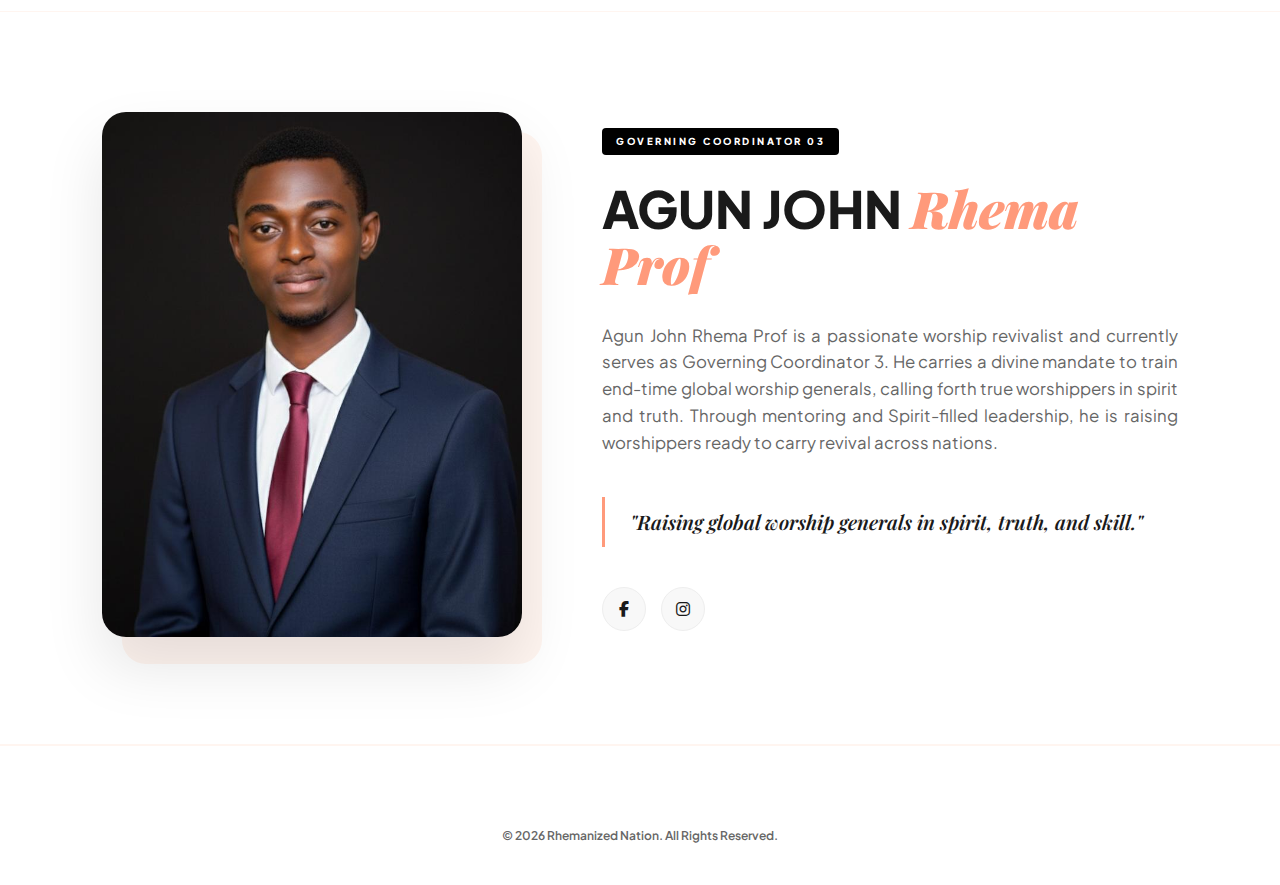
<file: goc.html>
<!DOCTYPE html>
<html lang="en">
<head>
    <meta charset="UTF-8">
    <meta name="viewport" content="width=device-width, initial-scale=1.0">
    <title>The GOC | Rhemanized Nation</title>
    <link href="https://fonts.googleapis.com/css2?family=Plus+Jakarta+Sans:wght@300;400;700;800&family=Playfair+Display:ital,wght@1,900&display=swap" rel="stylesheet">
    <link rel="stylesheet" href="https://cdnjs.cloudflare.com/ajax/libs/font-awesome/6.5.1/css/all.min.css">
    <link rel="stylesheet" href="Goc.css">
</head>
<body>

    <header class="main-header">
        <div class="brand">RHEMANIZED NATION</div>
        <nav class="main-nav">
            <a href="index.html">Home</a>
            <a href="about.html">About</a>
            <a href="contact.html">Contact</a>
        </nav>
    </header>

    <main class="goc-standalone-flow">
        
        <section class="goc-section">
            <div class="goc-container">
                <div class="goc-visual">
                    <img src="xx1.jpg" alt="John Victor Solution Rhema">
                </div>
                <div class="goc-text">
                    <span class="rank-tag">GOVERNING COORDINATOR 01</span>
                    <h2 class="name">JOHN VICTOR <span class="serif-italic">Solution Rhema</span></h2>
                    <div class="bio-body">
                        <p>John Victor Solution Rhema serves as the Governing Coordinator 1 (GOC 1) of the Rhemanized Nation, a vibrant faith-based movement committed to spreading God's love through faith and innovation. A passionate revivalist and visionary leader, John Victor is dedicated to igniting revival in hearts, equipping the next generation, and raising young revivalists who will carry the fire of God to nations.</p>
                        <div class="quote-block">
                            “Spreading God's love through faith and innovation, igniting revival, and raising young Revivalists!”
                        </div>
                    </div>
                    <div class="social-links">
                        <a href="https://www.facebook.com/solutionrhema"><i class="fab fa-facebook-f"></i></a>
                        <a href="https://www.instagram.com/solutionrhema?igsh=MXYyeDEzam9ncTUweg=="><i class="fab fa-instagram"></i></a>
                    </div>
                </div>
            </div>
        </section>

        <section class="goc-section">
            <div class="goc-container alternate">
                <div class="goc-visual">
                    <img src="xx3.jpg" alt="John Daniel Elect">
                </div>
                <div class="goc-text">
                    <span class="rank-tag">GOVERNING COORDINATOR 02</span>
                    <h2 class="name">JOHN DANIEL <span class="serif-italic">Elect</span></h2>
                    <div class="bio-body">
                        <p>John Daniel Elect is a passionate EQUIPPER and visionary Governing Coordinator 2, committed to building lives through sound doctrine, mentorship, and practical engagement. As a devoted missionary, he carries the gospel with fire and precision, impacting lives across territories. His leadership combines strategy, spiritual depth, and service.</p>
                        <div class="quote-block">
                            "To equip, send, and multiply disciples for the Lord’s work with truth and integrity."
                        </div>
                    </div>
                    <div class="social-links">
                        <a href="https://www.facebook.com/EQUIPPERGENERAL"><i class="fab fa-facebook-f"></i></a>
                        <a href="https://www.instagram.com/mrelect_?igsh=MXMxbWs4ZTkzdHZzcg=="><i class="fab fa-instagram"></i></a>
                    </div>
                </div>
            </div>
        </section>

        <section class="goc-section">
            <div class="goc-container">
                <div class="goc-visual">
                    <img src="xx2.jpg" alt="Agun John Rhema Prof">
                </div>
                <div class="goc-text">
                    <span class="rank-tag">GOVERNING COORDINATOR 03</span>
                    <h2 class="name">AGUN JOHN <span class="serif-italic">Rhema Prof</span></h2>
                    <div class="bio-body">
                        <p>Agun John Rhema Prof is a passionate worship revivalist and currently serves as Governing Coordinator 3. He carries a divine mandate to train end-time global worship generals, calling forth true worshippers in spirit and truth. Through mentoring and Spirit-filled leadership, he is raising worshippers ready to carry revival across nations.</p>
                        <div class="quote-block">
                            "Raising global worship generals in spirit, truth, and skill."
                        </div>
                    </div>
                    <div class="social-links">
                        <a href="https://www.facebook.com/agun.john"><i class="fab fa-facebook-f"></i></a>
                        <a href="https://www.instagram.com/rhemaprof?igsh=MTNvbTY3NnlkOTM5NA=="><i class="fab fa-instagram"></i></a>
                    </div>
                </div>
            </div>
        </section>

    </main>

    <footer class="final-footer">
        <p>&copy; 2026 Rhemanized Nation. All Rights Reserved.</p>
    </footer>

</body>
</html>
</file>
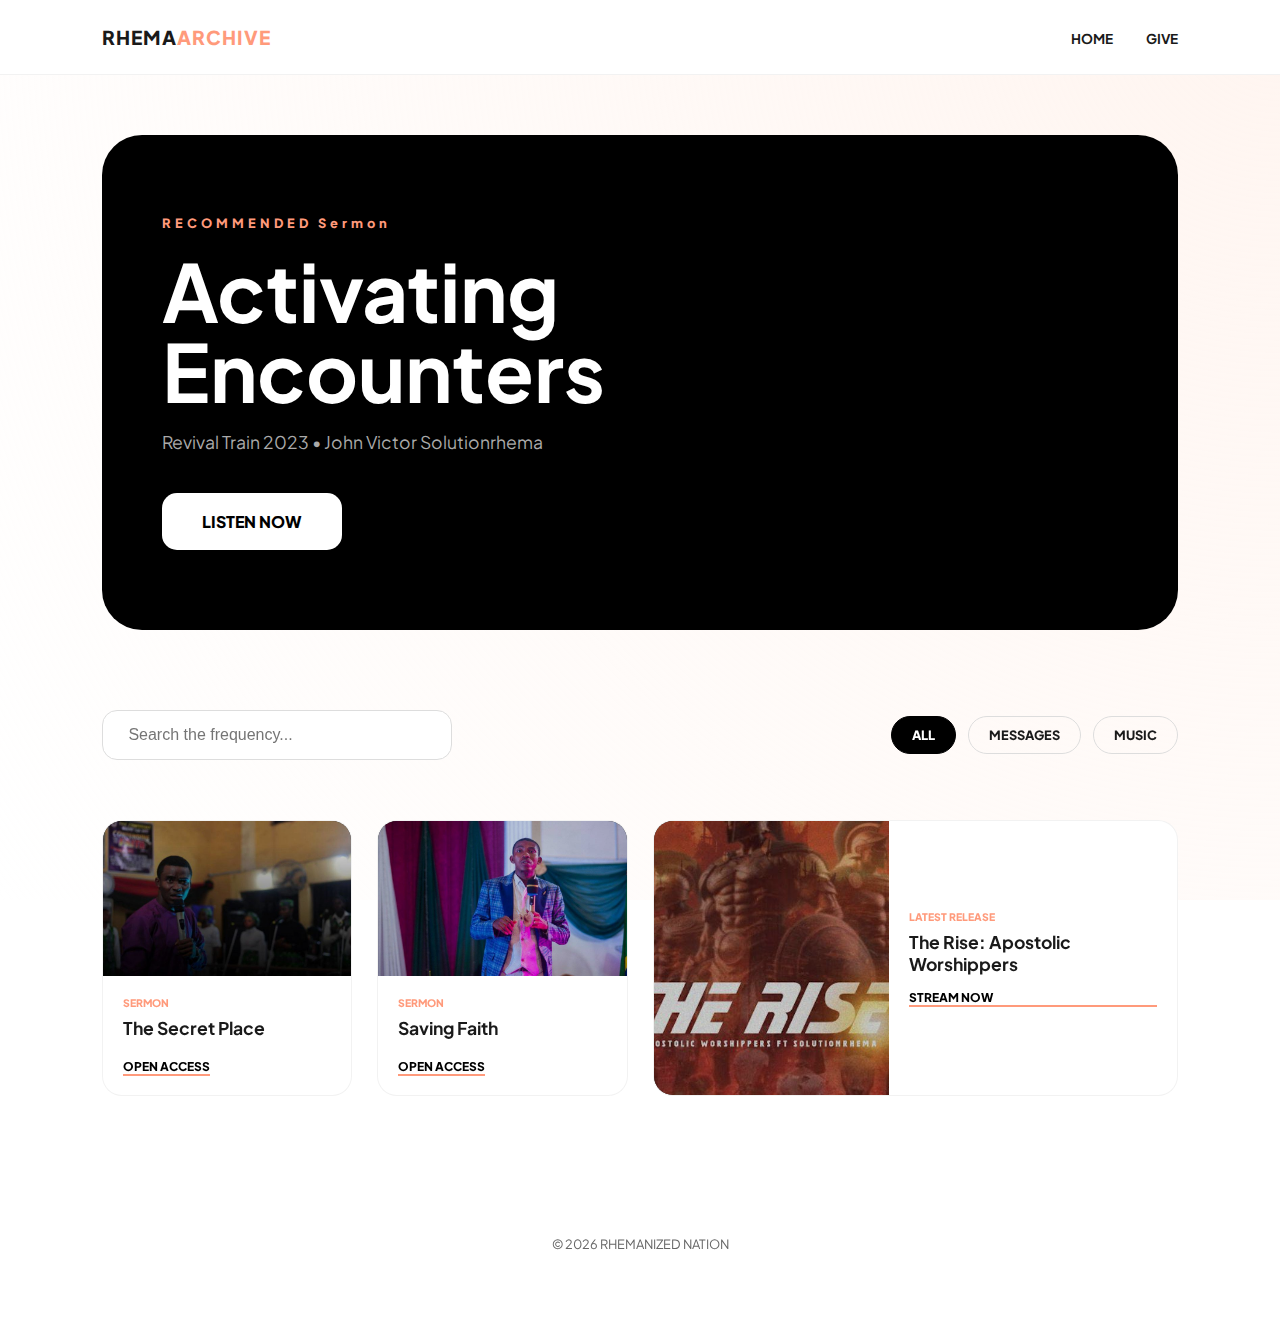
<file: media.html>
<!DOCTYPE html>
<html lang="en">
<head>
    <meta charset="UTF-8">
    <meta name="viewport" content="width=device-width, initial-scale=1.0">
    <title>Archive | Rhemanized Nation</title>
    <link href="https://fonts.googleapis.com/css2?family=Plus+Jakarta+Sans:wght@300;400;600;800&display=swap" rel="stylesheet">
    <link rel="stylesheet" href="media.css">
</head>
<body class="media-page">

    <div class="ambient-bg"></div>

    <header class="luxury-nav">
        <div class="logo">RHEMA<span>ARCHIVE</span></div>
        <div class="nav-items">
            <a href="index.html">HOME</a>
            <a href="give.html">GIVE</a>
            
        </div>
    </header>

    <main class="gallery-wrapper">
        <section class="hero-slate">
            <div class="slate-content">
                <span class="top-label">RECOMMENDED Sermon</span>
                <h1>Activating <br>Encounters</h1>
                <p class="hero-subtext">Revival Train 2023 • John Victor Solutionrhema</p>
                <div class="action-row">
                    <a href="" class="play-trigger">LISTEN NOW</a>
                </div>
            </div>
        </section>

        <section class="filter-strip">
            <div class="search-wrap">
                <input type="text" placeholder="Search the frequency...">
            </div>
            <div class="filter-tags">
                <span class="tag active">ALL</span>
                <span class="tag">MESSAGES</span>
                <span class="tag">MUSIC</span>
            </div>
        </section>

        <section class="grid-layout">
            <div class="media-brick">
                <div class="brick-img">
                    <img src="rxxx.jpg" alt="Secret Place">
                    <div class="brick-overlay"></div>
                </div>
                <div class="brick-info">
                    <span class="category">SERMON</span>
                    <h4>The Secret Place</h4>
                    <a href="" class="access-link">OPEN ACCESS</a>
                </div>
            </div>

            <div class="media-brick">
                <div class="brick-img">
                    <img src="b2b.jpg" alt="Saving Faith">
                    <div class="brick-overlay"></div>
                </div>
                <div class="brick-info">
                    <span class="category">SERMON</span>
                    <h4>Saving Faith</h4>
                    <a href="" class="access-link">OPEN ACCESS</a>
                </div>
            </div>

            <div class="media-brick-wide">
                <div class="brick-img">
                    <img src="jxxx.jpg" alt="The Rise">
                    <div class="brick-overlay"></div>
                </div>
                <div class="brick-info">
                    <span class="category">LATEST RELEASE</span>
                    <h4>The Rise: Apostolic Worshippers</h4>
                    <a href="https://music.youtube.com/watch?v=lgc32bx7kHw" class="access-link">STREAM NOW</a>
                </div>
            </div>
        </section>
    </main>

    <footer class="simple-footer">
        <p>&copy; 2026 RHEMANIZED NATION</p>
    </footer>

</body>
</html>
</file>
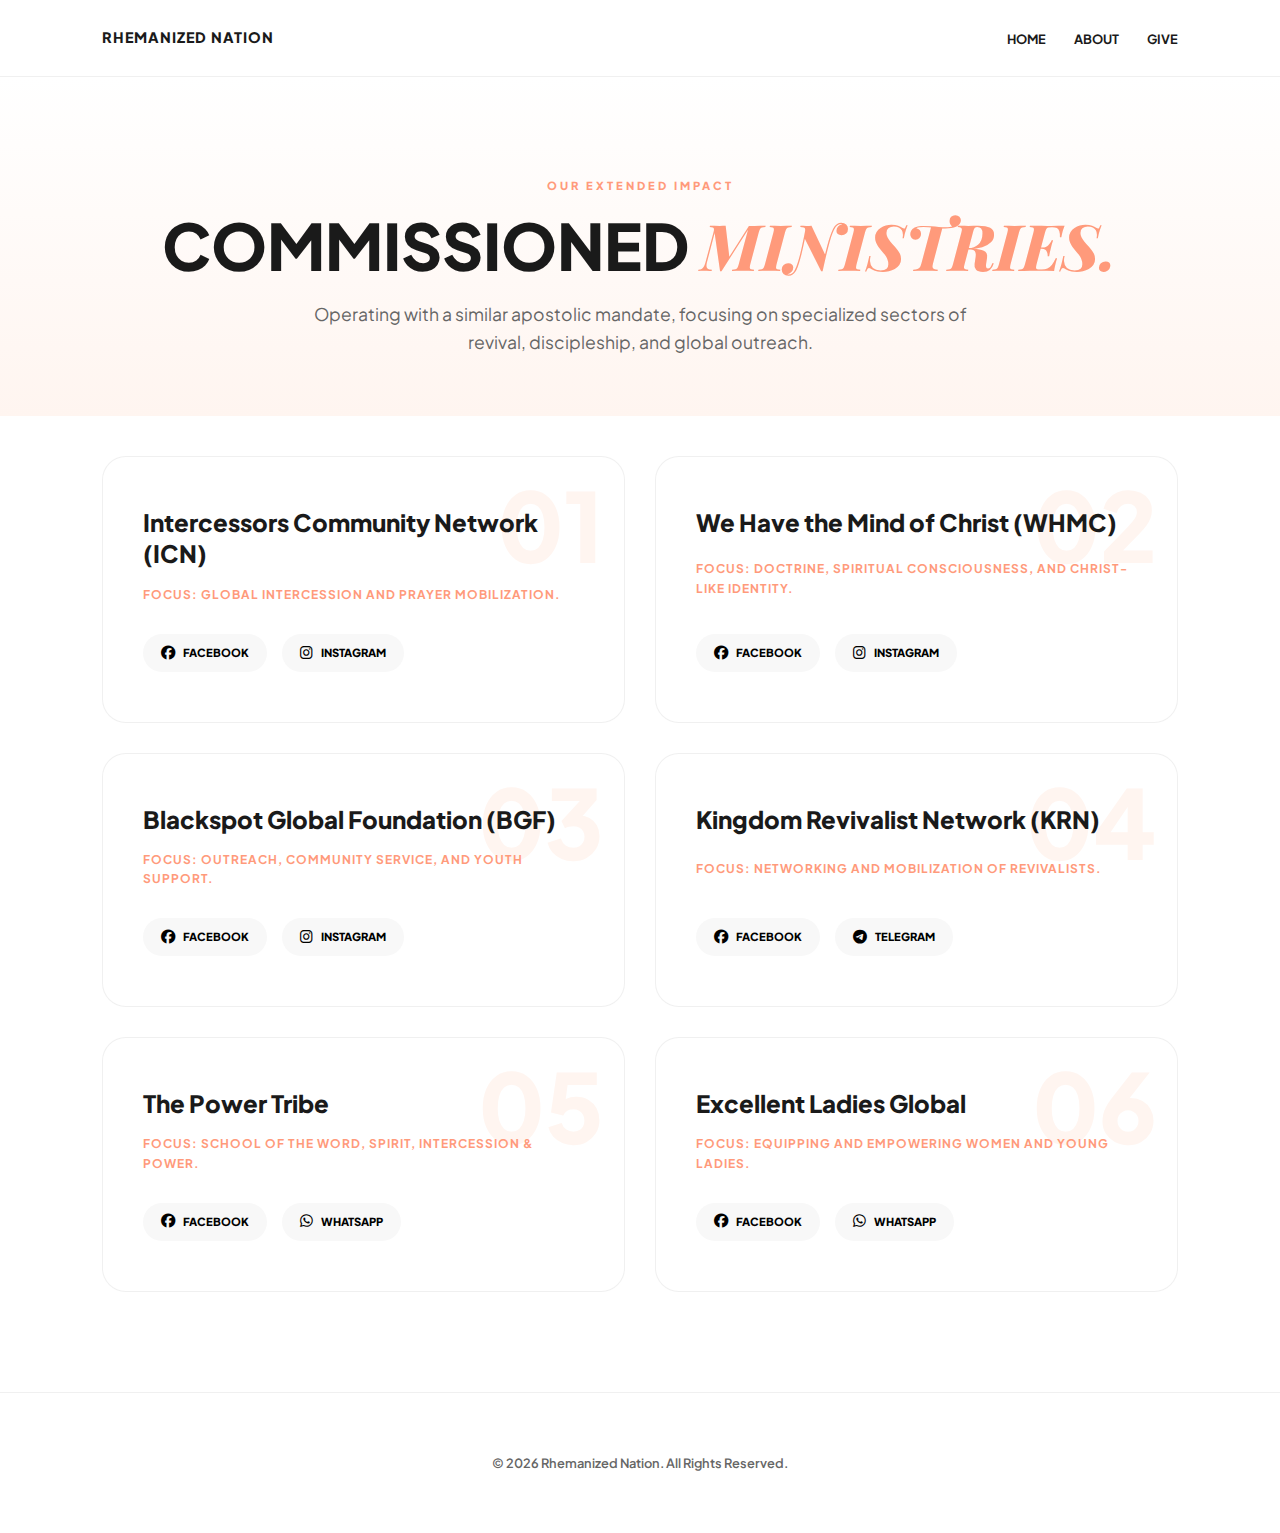
<file: ministry.html>
<!DOCTYPE html>
<html lang="en">
<head>
    <meta charset="UTF-8">
    <meta name="viewport" content="width=device-width, initial-scale=1.0">
    <title>Commissioned Ministries | Rhemanized Nation</title>
    <link href="https://fonts.googleapis.com/css2?family=Plus+Jakarta+Sans:wght@300;400;700;800&family=Playfair+Display:ital,wght@1,900&display=swap" rel="stylesheet">
    <link rel="stylesheet" href="https://cdnjs.cloudflare.com/ajax/libs/font-awesome/6.5.1/css/all.min.css">
    <link rel="stylesheet" href="ministries.css">
</head>
<body>

    <header class="main-header">
        <div class="brand">RHEMANIZED NATION</div>
        <nav class="main-nav">
            <a href="index.html">Home</a>
            <a href="about.html">About</a>
            <a href="give.html">Give</a>
        </nav>
    </header>

    <main class="ministry-wrapper">
        <section class="ministry-hero">
            <span class="eyebrow">OUR EXTENDED IMPACT</span>
            <h1>COMMISSIONED <span class="serif-italic">MINISTRIES.</span></h1>
            <p class="tagline">Operating with a similar apostolic mandate, focusing on specialized sectors of revival, discipleship, and global outreach.</p>
        </section>

        <div class="ministry-grid">
            
            <div class="m-card">
                <span class="m-number">01</span>
                <h3>Intercessors Community Network (ICN)</h3>
                <p class="focus">FOCUS: Global intercession and prayer mobilization.</p>
                <div class="m-links">
                    <a href="https://www.facebook.com/INTERCESSORSCOMMUNITYNETWORK"><i class="fab fa-facebook"></i> FACEBOOK</a>
                    <a href="https://www.instagram.com/intercessorscommunitynetwork"><i class="fab fa-instagram"></i> INSTAGRAM</a>
                </div>
            </div>

            <div class="m-card">
                <span class="m-number">02</span>
                <h3>We Have the Mind of Christ (WHMC)</h3>
                <p class="focus">FOCUS: Doctrine, spiritual consciousness, and Christ-like identity.</p>
                <div class="m-links">
                    <a href="https://web.facebook.com/share/p/17TCSdqRBe/"><i class="fab fa-facebook"></i> FACEBOOK</a>
                    <a href="https://www.instagram.com/whmcglobal"><i class="fab fa-instagram"></i> INSTAGRAM</a>
                </div>
            </div>

            <div class="m-card">
                <span class="m-number">03</span>
                <h3>Blackspot Global Foundation (BGF)</h3>
                <p class="focus">FOCUS: Outreach, community service, and youth support.</p>
                <div class="m-links">
                    <a href="https://web.facebook.com/share/p/1AF5Yo3AS2/"><i class="fab fa-facebook"></i> FACEBOOK</a>
                    <a href="https://www.instagram.com/blackspotglobalfoundation"><i class="fab fa-instagram"></i> INSTAGRAM</a>
                </div>
            </div>

            <div class="m-card">
                <span class="m-number">04</span>
                <h3>Kingdom Revivalist Network (KRN)</h3>
                <p class="focus">FOCUS: Networking and mobilization of revivalists.</p>
                <div class="m-links">
                    <a href="https://www.facebook.com/profile.php?id=100088450302845"><i class="fab fa-facebook"></i> FACEBOOK</a>
                    <a href="https://t.me/kingdom_revivalist_network"><i class="fab fa-telegram"></i> TELEGRAM</a>
                </div>
            </div>

            <div class="m-card">
                <span class="m-number">05</span>
                <h3>The Power Tribe</h3>
                <p class="focus">FOCUS: School Of The Word, Spirit, Intercession & Power.</p>
                <div class="m-links">
                    <a href="https://www.facebook.com/powertribe1"><i class="fab fa-facebook"></i> FACEBOOK</a>
                    <a href="https://api.whatsapp.com/send?phone=+2348154772251"><i class="fab fa-whatsapp"></i> WHATSAPP</a>
                </div>
            </div>

            <div class="m-card">
                <span class="m-number">06</span>
                <h3>Excellent Ladies Global</h3>
                <p class="focus">FOCUS: Equipping and empowering women and young ladies.</p>
                <div class="m-links">
                    <a href="https://www.facebook.com/profile.php?id=100067395484711"><i class="fab fa-facebook"></i> FACEBOOK</a>
                    <a href="https://api.whatsapp.com/send?phone=+2347015271503"><i class="fab fa-whatsapp"></i> WHATSAPP</a>
                </div>
            </div>

        </div>
    </main>

    <footer class="m-footer">
        <p>&copy; 2026 Rhemanized Nation. All Rights Reserved.</p>
    </footer>

</body>
</html>
</file>
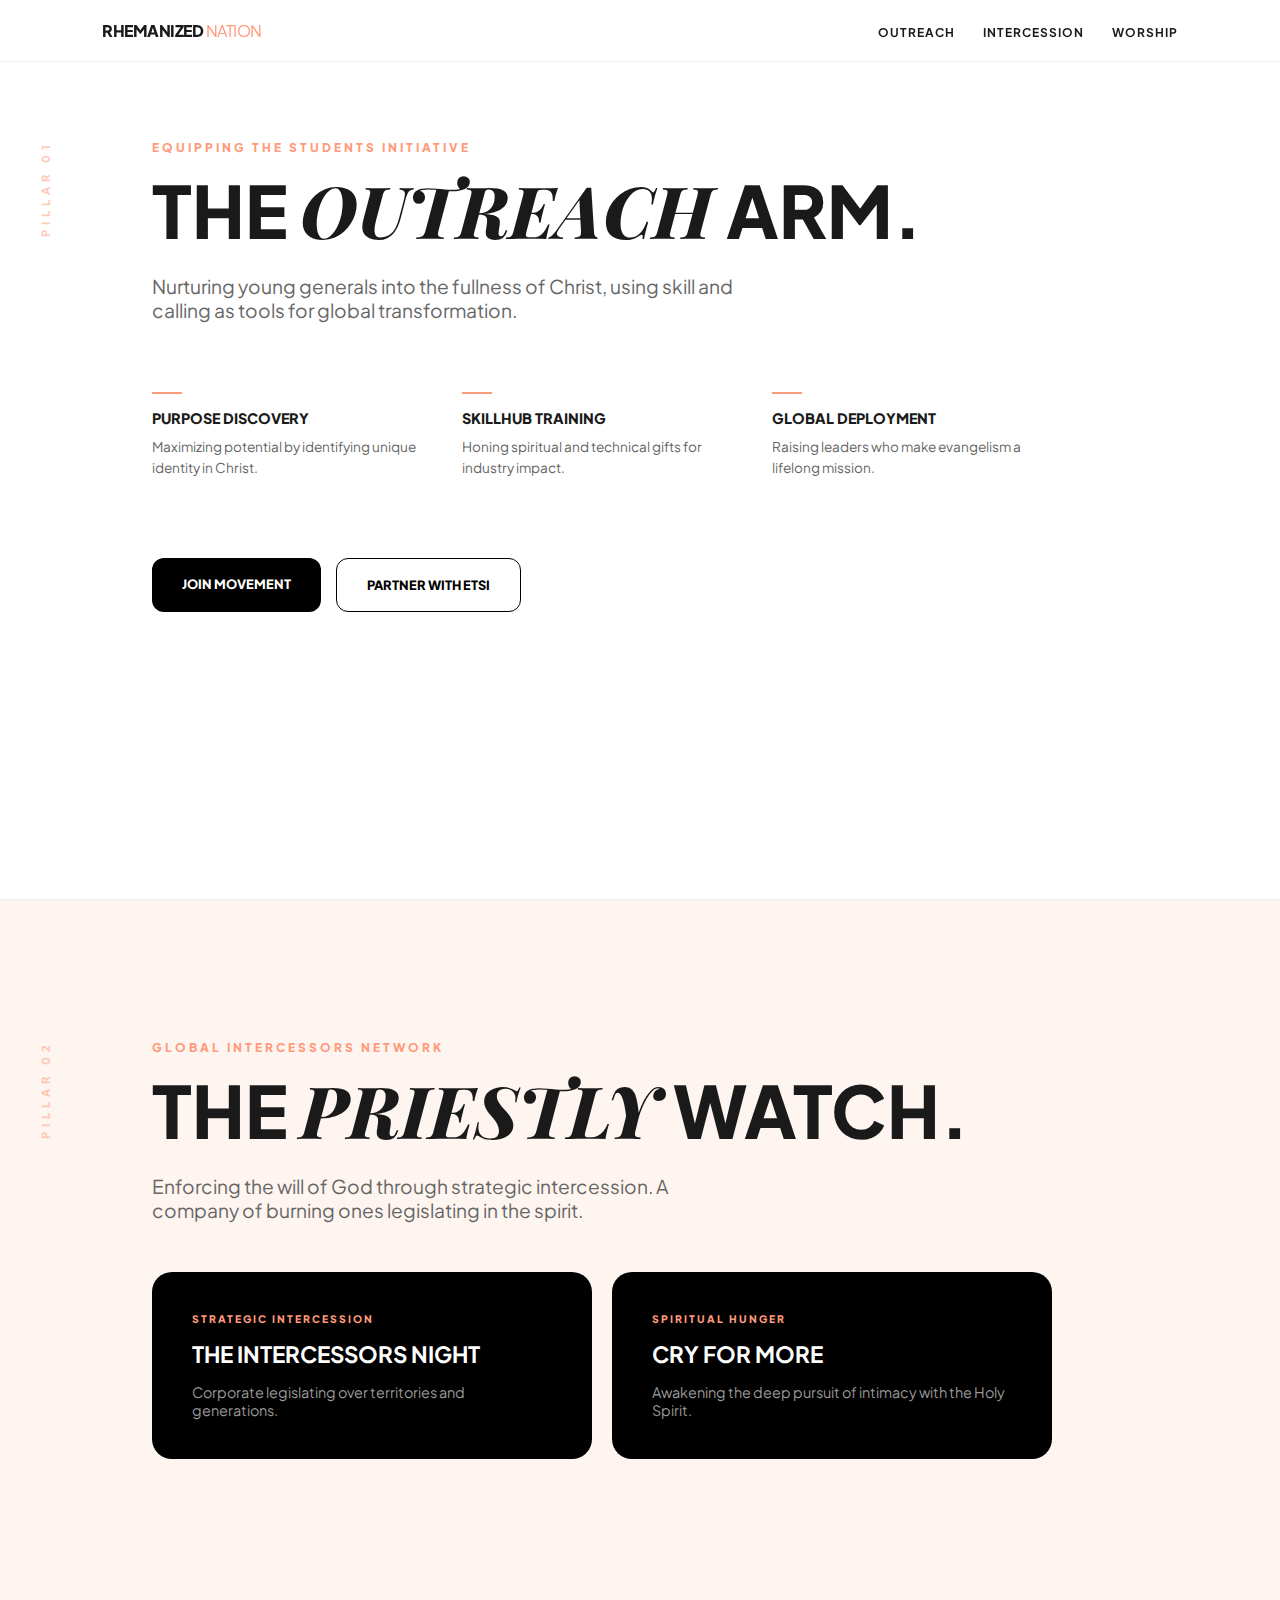
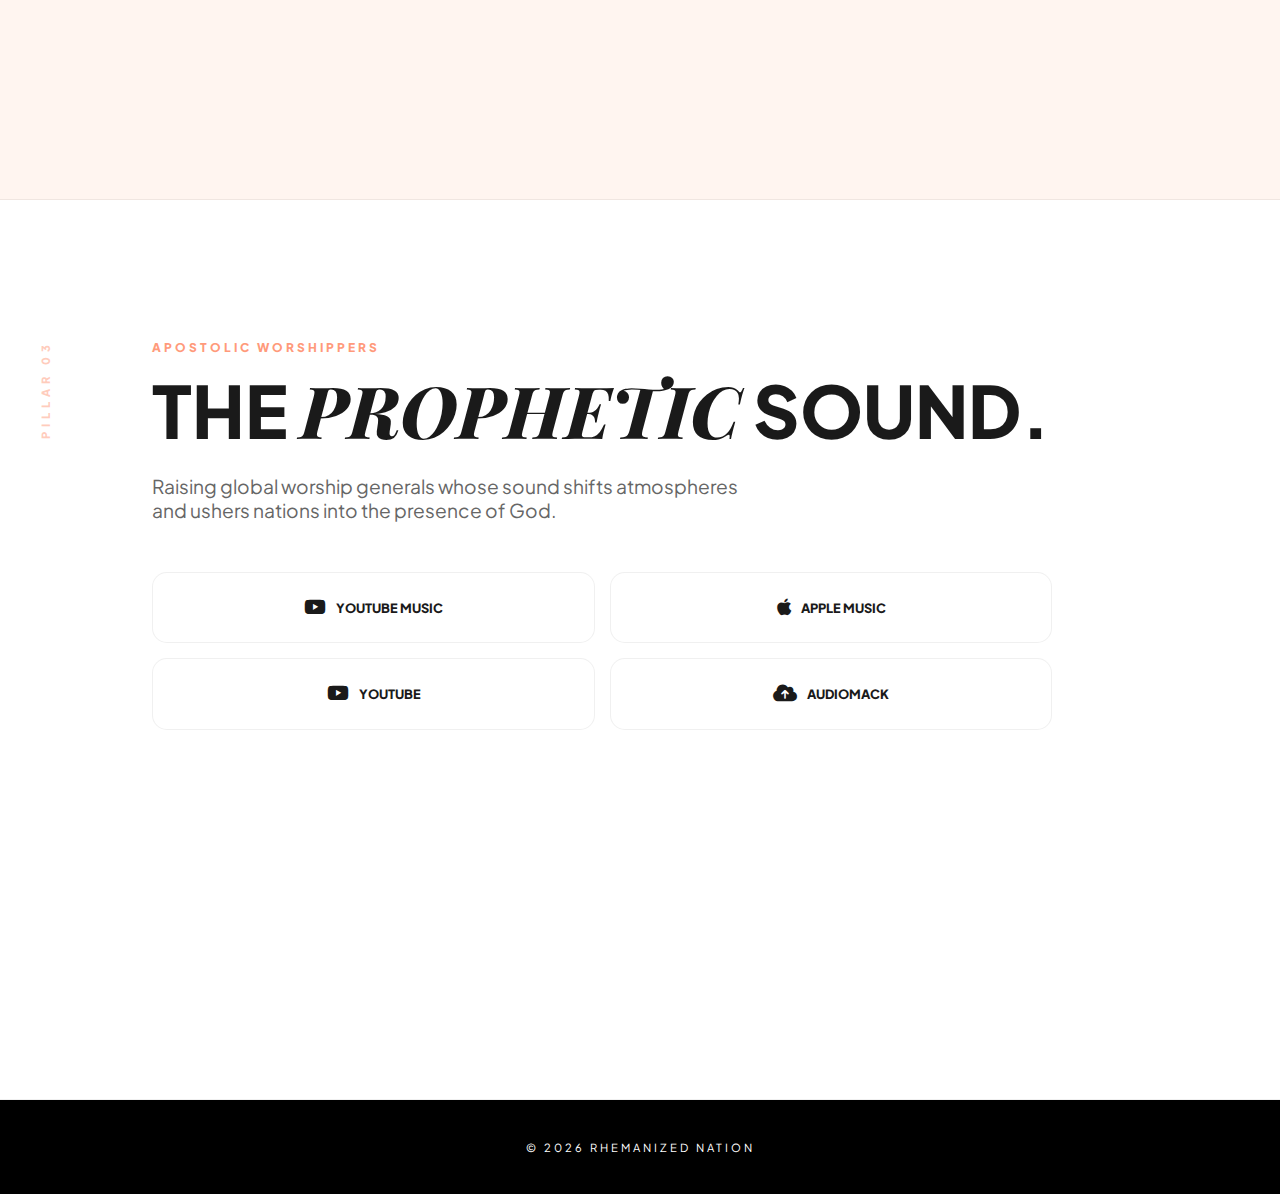
<file: pillars.html>
<!DOCTYPE html>
<html lang="en">
<head>
    <meta charset="UTF-8">
    <meta name="viewport" content="width=device-width, initial-scale=1.0">
    <title>The Pillars | Rhemanized Nation</title>
    <link href="https://fonts.googleapis.com/css2?family=Plus+Jakarta+Sans:wght@200;400;800&family=Playfair+Display:ital,wght@1,800&display=swap" rel="stylesheet">
    <link rel="stylesheet" href="https://cdnjs.cloudflare.com/ajax/libs/font-awesome/6.5.1/css/all.min.css">
    <link rel="stylesheet" href="pillars.css">
</head>
<body>

    <nav class="pillar-nav">
        <div class="logo">RHEMANIZED <span>NATION</span></div>
        <div class="nav-links">
            <a href="#etsi">OUTREACH</a>
            <a href="#iwc">INTERCESSION</a>
            <a href="#worship">WORSHIP</a>
        </div>
    </nav>

    <main>
        <section id="etsi" class="pillar-section etsi-theme">
            <div class="side-label">PILLAR 01</div>
            <div class="content-wrap">
                <span class="eyebrow">EQUIPPING THE STUDENTS INITIATIVE</span>
                <h1>THE <span class="italic-serif">OUTREACH</span> ARM.</h1>
                <p class="lead">Nurturing young generals into the fullness of Christ, using skill and calling as tools for global transformation.</p>
                
                <div class="feature-grid">
                    <div class="feature-box">
                        <div class="line-icon"></div>
                        <h3>PURPOSE DISCOVERY</h3>
                        <p>Maximizing potential by identifying unique identity in Christ.</p>
                    </div>
                    <div class="feature-box">
                        <div class="line-icon"></div>
                        <h3>SKILLHUB TRAINING</h3>
                        <p>Honing spiritual and technical gifts for industry impact.</p>
                    </div>
                    <div class="feature-box">
                        <div class="line-icon"></div>
                        <h3>GLOBAL DEPLOYMENT</h3>
                        <p>Raising leaders who make evangelism a lifelong mission.</p>
                    </div>
                </div>

                <div class="cta-group">
                    <a href="https://web.facebook.com/share/p/1AKk1ZoWjj/"Class="btn-main">JOIN MOVEMENT</a>
                    <a href="https://l.facebook.com/l.php?u=http%3A%2F%2Fmainstack.me%2Fequippingthestuden%3Ffbclid%3DIwZXh0bgNhZW0CMTAAYnJpZBExeHdoZWNlNDZCb0hLNjNkcHNydGMGYXBwX2lkEDIyMjAzOTE3ODgyMDA4OTIAAR6Ki8v862sQ_No6N4es-U8RIn5UmWUV2bCuET1afXamnpRTrQmMcF9wLJZ15w_aem_PK2fkF0QiY5SuayFfkR1jQ&h=AT2QTFnSxwNElwG1yWEZ-jWnisWOC3lTCDM-FHIegcVbLRTZSB1I0qLUKYgEp6w89WXYUIk3m4vxiEs0H8ufl7zmYMtcgbG1C4gB9x2uRoXeyMrolcCFAs7ehpGlEHQqPSr1" class="btn-outline">PARTNER WITH ETSI</a>
                </div>
            </div>
        </section>

        <section id="iwc" class="pillar-section iwc-theme">
            <div class="side-label">PILLAR 02</div>
            <div class="content-wrap">
                <span class="eyebrow">GLOBAL INTERCESSORS NETWORK</span>
                <h1>THE <span class="italic-serif">PRIESTLY</span> WATCH.</h1>
                <p class="lead">Enforcing the will of God through strategic intercession. A company of burning ones legislating in the spirit.</p>

                <div class="event-cards">
                    <div class="event-card">
                        <span class="event-type">STRATEGIC INTERCESSION</span>
                        <h3>THE INTERCESSORS NIGHT</h3>
                        <p>Corporate legislating over territories and generations.</p>
                    </div>
                    <div class="event-card">
                        <span class="event-type">SPIRITUAL HUNGER</span>
                        <h3>CRY FOR MORE</h3>
                        <p>Awakening the deep pursuit of intimacy with the Holy Spirit.</p>
                    </div>
                </div>
            </div>
        </section>

        <section id="worship" class="pillar-section worship-theme">
            <div class="side-label">PILLAR 03</div>
            <div class="content-wrap">
                <span class="eyebrow">APOSTOLIC WORSHIPPERS</span>
                <h1>THE <span class="italic-serif">PROPHETIC</span> SOUND.</h1>
                <p class="lead">Raising global worship generals whose sound shifts atmospheres and ushers nations into the presence of God.</p>

                <div class="streaming-grid">
                    <a href="https://music.youtube.com/channel/UCQXdOCjsGzbuMPCZVtxNLng?si=9YKjvFYpk6ROPeSK" class="stream-link"><i class="fa-brands fa-youtube"></i> YOUTUBE MUSIC</a>
                    <a href="https://music.apple.com/us/artist/apostolic-worshippers/1563624082" class="stream-link"><i class="fa-brands fa-apple"></i> APPLE MUSIC</a>
                    <a href="https://youtube.com/@apostolicworshippers32?si=PcRNLXnwYB_jkHuH" class="stream-link"><i class="fa-brands fa-youtube"></i> YOUTUBE</a>
                    <a href="https://audiomack.com/apostolicworshippers32/song/the-rise" class="stream-link"><i class="fa-solid fa-cloud-arrow-up"></i> AUDIOMACK</a>
                </div>
            </div>
        </section>
    </main>

    <footer class="footer-dark">
        <p>&copy; 2026 RHEMANIZED NATION</p>
    </footer>

</body>
</html>
</file>
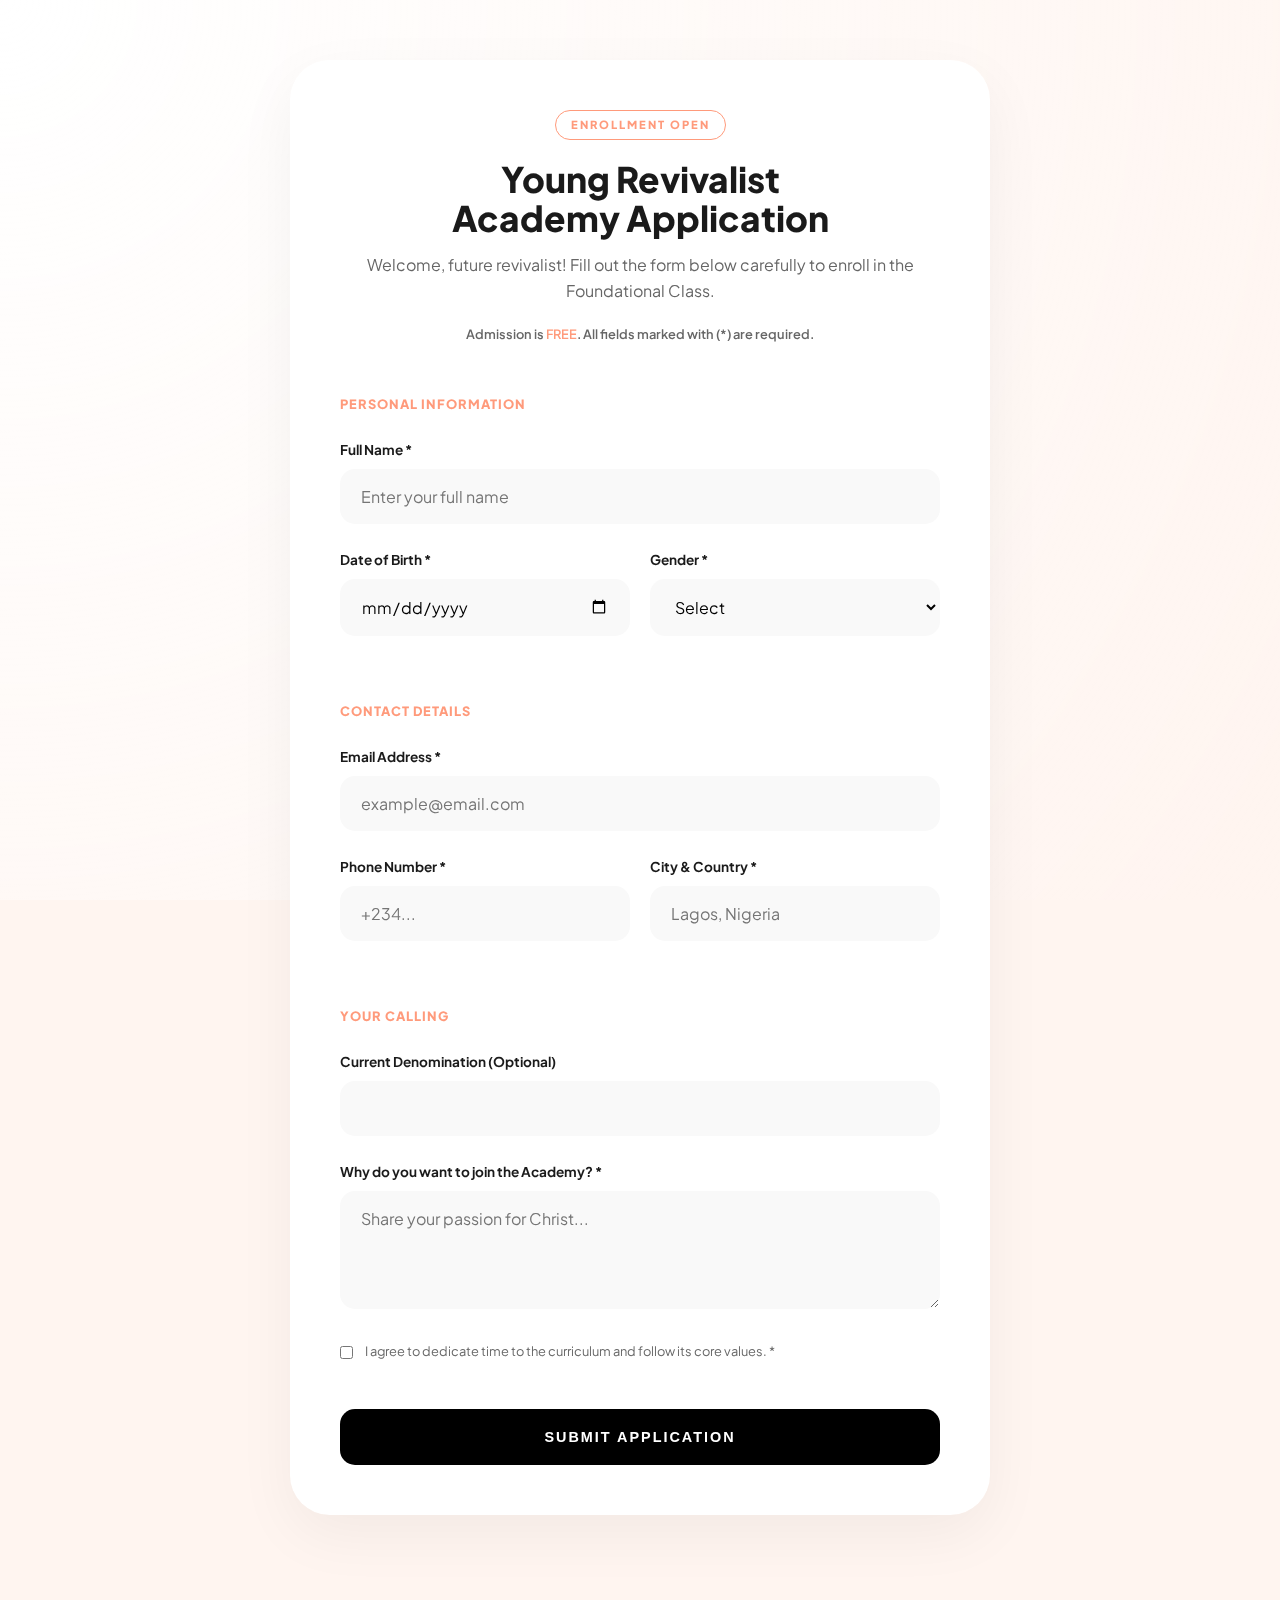
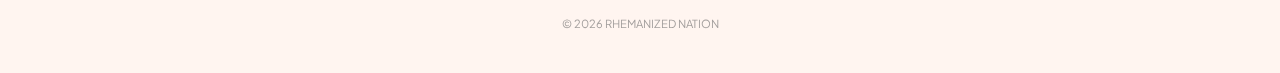
<file: yraform.html>
<!DOCTYPE html>
<html lang="en">
<head>
    <meta charset="UTF-8">
    <meta name="viewport" content="width=device-width, initial-scale=1.0">
    <title>YRA Enrollment | Rhemanized Nation</title>
    <link href="https://fonts.googleapis.com/css2?family=Plus+Jakarta+Sans:wght@300;400;600;800&display=swap" rel="stylesheet">
    <link rel="stylesheet" href="yrastyle.css">
</head>
<body class="form-body">

    <div class="ambient-glow"></div>

    <main class="form-page-main">
        <div class="container form-wrapper">

            <div class="form-header">
                <span class="form-badge">ENROLLMENT OPEN</span>
                <h1>Young Revivalist <br>Academy Application</h1>
                <p class="hero-sub">Welcome, future revivalist! Fill out the form below carefully to enroll in the Foundational Class.</p>
                <div class="form-note">Admission is <span>FREE</span>. All fields marked with (*) are required.</div>
            </div>

            <form target="_blank" action="https://formsubmit.co/363c3636e445ce553575ec9c87a42b41" method="POST" class="academy-form">
                
                <fieldset>
                    <legend>Personal Information</legend>
                    <div class="form-row">
                        <div class="form-group">
                            <label for="full-name">Full Name *</label>
                            <input type="text" id="full-name" name="Full Name" required placeholder="Enter your full name">
                        </div>
                    </div>

                    <div class="form-row dual">
                        <div class="form-group">
                            <label for="date-of-birth">Date of Birth *</label>
                            <input type="date" id="date-of-birth" name="Date of Birth" required>
                        </div>
                        <div class="form-group">
                            <label for="gender">Gender *</label>
                            <select id="gender" name="Gender" required>
                                <option value="">Select</option>
                                <option value="male">Male</option>
                                <option value="female">Female</option>
                            </select>
                        </div>
                    </div>
                </fieldset>

                <fieldset>
                    <legend>Contact Details</legend>
                    <div class="form-group">
                        <label for="email">Email Address *</label>
                        <input type="email" id="email" name="Email Address" required placeholder="example@email.com">
                    </div>
                    
                    <div class="form-row dual">
                        <div class="form-group">
                            <label for="phone">Phone Number *</label>
                            <input type="tel" id="phone" name="Phone Number" required placeholder="+234...">
                        </div>
                        <div class="form-group">
                            <label for="city-country">City & Country *</label>
                            <input type="text" id="city-country" name="City and Country" required placeholder="Lagos, Nigeria">
                        </div>
                    </div>
                </fieldset>
                
                <fieldset>
                    <legend>Your Calling</legend>
                    <div class="form-group">
                        <label for="church">Current Denomination (Optional)</label>
                        <input type="text" id="church" name="Church Denomination">
                    </div>

                    <div class="form-group">
                        <label for="motivation">Why do you want to join the Academy? *</label>
                        <textarea id="motivation" name="Motivation" rows="4" required placeholder="Share your passion for Christ..."></textarea>
                    </div>
                    
                    <div class="checkbox-group">
                        <input type="checkbox" id="agreement" name="Agreement" required>
                        <label for="agreement">I agree to dedicate time to the curriculum and follow its core values. *</label>
                    </div>
                </fieldset>
                
                <button type="submit" class="submit-btn">SUBMIT APPLICATION</button>
            </form>
        </div>
    </main>

    <footer class="form-footer">
        <p>&copy; 2026 RHEMANIZED NATION</p>
    </footer>

</body>
</html>
</file>
<file: style.css>
:root {
    --white: #ffffff;
    --peach-light: #fff5f0; /* Very subtle peach tint */
    --peach-main: #ff9a7b;  /* Vibrant peach for accents */
    --peach-soft: #fdf0e9;  /* Background card color */
    --text-dark: #2d2d2d;
    --text-soft: #666666;
    --glass: rgba(255, 255, 255, 0.7);
}

* { margin: 0; padding: 0; box-sizing: border-box; }

body {
    background-color: var(--white);
    color: var(--text-dark);
    font-family: 'Plus Jakarta Sans', sans-serif;
    line-height: 1.7;
    overflow-x: hidden;
}

/* Background Mixing Layer */
.bg-gradient-layers {
    position: fixed;
    top: 0; left: 0; width: 100%; height: 100%;
    background: 
        radial-gradient(circle at top right, var(--peach-soft), transparent 40%),
        radial-gradient(circle at bottom left, var(--peach-light), transparent 40%);
    z-index: -1;
}

/* Nav Section */
.glass-nav {
    display: flex; justify-content: space-between; align-items: center;
    padding: 20px 8%; position: fixed; width: 100%; top: 0;
    background: var(--glass);
    backdrop-filter: blur(15px); z-index: 1000;
    border-bottom: 1px solid rgba(255, 154, 123, 0.1);
}

.logo { font-weight: 800; font-size: 1.1rem; letter-spacing: -0.5px; color: var(--text-dark); }
.logo span { color: var(--peach-main); font-weight: 400; }

.nav-links { display: flex; align-items: center; gap: 30px; }
.nav-links a { text-decoration: none; color: var(--text-dark); font-size: 0.8rem; font-weight: 600; }

.give-pill {
    background: var(--peach-main); color: white !important;
    padding: 10px 22px; border-radius: 50px;
    box-shadow: 0 4px 15px rgba(255, 154, 123, 0.3);
}

/* Content Spacing */
.content-wrapper { padding-top: 140px; }

/* Hero Section */
.hero-section {
    padding: 0 8% 100px; text-align: center;
    min-height: 80vh; display: flex; flex-direction: column; justify-content: center;
}

.badge {
    background: var(--peach-soft); color: var(--peach-main);
    padding: 8px 18px; border-radius: 50px; font-size: 0.7rem; font-weight: 800;
    margin-bottom: 30px; display: inline-block;
}

h1 {
    font-size: clamp(2.5rem, 8vw, 4.8rem); font-weight: 800;
    line-height: 1.1; margin-bottom: 30px; color: var(--text-dark);
}

.peach-text { color: var(--peach-main); }

.hero-p {
    max-width: 650px; margin: 0 auto 40px; color: var(--text-soft);
    font-size: clamp(1rem, 2vw, 1.25rem); font-weight: 300;
}

.hero-actions { display: flex; gap: 15px; justify-content: center; }

.main-btn {
    background: var(--text-dark); color: white; text-decoration: none;
    padding: 18px 35px; border-radius: 12px; font-weight: 700;
    transition: 0.3s ease;
}

.outline-btn {
    border: 1.5px solid var(--text-dark); color: var(--text-dark); 
    text-decoration: none; padding: 18px 35px; border-radius: 12px; font-weight: 700;
}

/* Quick Nav */
.quick-nav-bar {
    margin-top: 80px; display: flex; gap: 30px; justify-content: center;
    border-top: 1px solid rgba(0,0,0,0.05); padding-top: 30px;
}

.quick-nav-bar a { text-decoration: none; color: var(--text-soft); font-size: 0.75rem; font-weight: 700; letter-spacing: 1px; }

/* Beliefs Grid - Improved Mobile Spacing */
.beliefs-section { padding: 100px 8%; background: var(--white); }
.section-label { text-align: center; font-size: 0.8rem; color: var(--peach-main); letter-spacing: 3px; margin-bottom: 60px; }

.beliefs-grid {
    display: grid; grid-template-columns: repeat(auto-fit, minmax(280px, 1fr));
    gap: 40px;
}

.soft-card {
    background: var(--peach-light); padding: 45px; border-radius: 30px;
    transition: 0.4s; border: 1px solid transparent;
}

.soft-card:hover { transform: translateY(-10px); background: var(--white); border-color: var(--peach-soft); box-shadow: 0 20px 40px rgba(0,0,0,0.05); }
.soft-card h3 { margin-bottom: 15px; font-size: 1.1rem; color: var(--text-dark); }
.soft-card p { color: var(--text-soft); font-size: 0.95rem; line-height: 1.8; }

/* Final CTA */
.final-cta { padding: 120px 8%; text-align: center; }
.cta-box { background: var(--text-dark); color: white; padding: 80px 40px; border-radius: 40px; }
.cta-box h2 { font-size: clamp(1.5rem, 5vw, 2.5rem); margin-bottom: 20px; }
.enter-btn {
    display: inline-block; margin-top: 30px; padding: 15px 45px;
    background: var(--peach-main); color: white; text-decoration: none;
    border-radius: 50px; font-weight: 700;
}

/* Footer */
.simple-footer { padding: 40px; text-align: center; color: var(--text-soft); font-size: 0.75rem; border-top: 1px solid var(--peach-soft); }

/* --- THE MOBILE FIX (UN-CLOGGING) --- */
@media (max-width: 768px) {
    .nav-links { display: none; } /* Mobile users want clean screen */
    .hero-section { padding-top: 40px; }
    
    .hero-actions { flex-direction: column; width: 100%; }
    .main-btn, .outline-btn { width: 100%; text-align: center; }
    
    .quick-nav-bar { flex-direction: column; align-items: center; gap: 15px; }
    
    .content-wrapper { padding-top: 100px; }
    
    .beliefs-grid { gap: 20px; }
    .soft-card { padding: 35px 25px; } /* Breathable padding */
    
    .cta-box { padding: 60px 20px; border-radius: 25px; }
}
</file>
<file: about.css>
:root {
    --peach-bg: #fff5f0;
    --peach-accent: #ff9a7b;
    --white: #ffffff;
    --black: #000000;
    --text-dark: #1a1a1a;
    --text-grey: #555555;
}

* { margin: 0; padding: 0; box-sizing: border-box; }

body {
    background: linear-gradient(135deg, var(--white) 0%, var(--peach-bg) 100%);
    color: var(--text-dark);
    font-family: 'Plus Jakarta Sans', sans-serif;
    line-height: 1.6;
}

/* Nav */
.glass-nav {
    display: flex; justify-content: space-between; align-items: center;
    padding: 20px 8%; position: sticky; top: 0; z-index: 1000;
    background: rgba(255, 255, 255, 0.8); backdrop-filter: blur(10px);
}
.logo { font-weight: 800; font-size: 1rem; }
.logo span { color: var(--peach-accent); }
.nav-links a { text-decoration: none; color: var(--text-dark); margin-left: 20px; font-size: 0.8rem; font-weight: 700; }
.give-pill { background: var(--black); color: white !important; padding: 8px 18px; border-radius: 50px; }

/* Hero Section */
.manifesto-wrapper { padding: 60px 0; }
.about-hero { padding: 0 8% 80px; text-align: left; }
.hero-line { width: 40px; height: 2px; background: var(--peach-accent); margin-bottom: 20px; }
.eyebrow { font-size: 0.7rem; font-weight: 800; letter-spacing: 2px; color: var(--peach-accent); }
h1 { font-size: clamp(2.8rem, 8vw, 5rem); font-weight: 800; line-height: 0.9; margin: 20px 0; letter-spacing: -2px; }
.outline-text { color: transparent; -webkit-text-stroke: 1px var(--text-dark); }
.hero-subtitle { max-width: 500px; color: var(--text-grey); font-size: 1.1rem; }

/* Foundation Grid */
.foundation-grid { 
    display: grid; grid-template-columns: 1fr 1.5fr; 
    padding: 80px 8%; gap: 40px; background: var(--white);
}
.label { color: var(--peach-accent); font-weight: 800; font-size: 0.7rem; }
h2 { font-size: 2.5rem; line-height: 1.1; margin-top: 10px; }
.scripture-callout { 
    margin-top: 30px; font-family: 'Playfair Display', serif; 
    font-style: italic; font-size: 1.4rem; color: var(--peach-accent);
}

/* Vision Matrix */
.vision-matrix { display: grid; grid-template-columns: repeat(3, 1fr); border-top: 1px solid #eee; }
.matrix-item { padding: 60px 8%; border-right: 1px solid #eee; }
.item-number { font-weight: 800; opacity: 0.2; margin-bottom: 20px; }
.highlight { background: var(--peach-bg); }

/* PILLARS SECTION - BLACK BACKGROUND */
.pillars-section { 
    background: var(--black); 
    color: var(--white); 
    padding: 100px 8%; 
    text-align: center;
}
.pillar-title { color: var(--peach-accent); font-size: 0.8rem; letter-spacing: 4px; margin-bottom: 50px; }
.pillar-row { 
    display: grid; grid-template-columns: repeat(auto-fit, minmax(200px, 1fr)); 
    gap: 20px; margin-bottom: 50px;
}
.pillar-card { 
    border: 1px solid rgba(255,255,255,0.1); padding: 30px; 
    border-radius: 15px; font-weight: 800; font-size: 0.9rem; text-align: left;
    transition: 0.3s;
}
.pillar-card:hover { border-color: var(--peach-accent); background: rgba(255,255,255,0.05); }
.pillar-card span { display: block; color: var(--peach-accent); margin-bottom: 10px; font-size: 0.7rem; }
.pillars-section a { color: var(--white); font-weight: 700; font-size: 0.8rem; text-decoration: underline; text-underline-offset: 5px; }

/* COMMISSION REVEAL - BLACK BACKGROUND */
.commission-reveal { 
    background: var(--white); 
    padding: 80px 8%; 
    text-align: center;
}
.reveal-container { 
    background: var(--black); 
    color: var(--white); 
    padding: 40px; 
    border-radius: 20px; 
    cursor: pointer;
    margin-bottom: 40px;
}
.reveal-header { display: flex; justify-content: space-between; align-items: center; }
.reveal-header h3 { font-size: 1.2rem; letter-spacing: 1px; }
.reveal-icon { width: 20px; height: 2px; background: var(--white); position: relative; }
.reveal-icon::after { content: ''; position: absolute; width: 100%; height: 100%; background: var(--white); transform: rotate(90deg); transition: 0.3s; }
.is-active .reveal-icon::after { transform: rotate(0deg); }

.reveal-content { 
    max-height: 0; overflow: hidden; transition: 0.5s ease-in-out; 
}
.is-active .reveal-content { max-height: 500px; padding-top: 40px; }

.ministry-grid { 
    display: grid; grid-template-columns: 1fr 1fr; 
    text-align: left; gap: 20px; font-size: 0.9rem; color: #ccc;
}
.commission-reveal > a { color: var(--black); font-weight: 800; font-size: 0.75rem; text-decoration: none; border-bottom: 2px solid var(--peach-accent); }

/* MOBILE FIX - UNCLOGGING */
@media (max-width: 768px) {
    .foundation-grid { grid-template-columns: 1fr; padding: 60px 8%; }
    .vision-matrix { grid-template-columns: 1fr; }
    .matrix-item { border-right: none; border-bottom: 1px solid #eee; padding: 40px 8%; }
    h1 { font-size: 3.2rem; }
    .pillar-row { grid-template-columns: 1fr; }
    .ministry-grid { grid-template-columns: 1fr; }
    .reveal-container { padding: 30px 20px; }
}
</file>
<file: academy.css>
:root {
    --peach: #ff9a7b;
    --soft-peach: #fff5f0;
    --white: #ffffff;
    --black: #000000;
    --text: #1a1a1a;
    --grey: #555555;
}

* { margin: 0; padding: 0; box-sizing: border-box; }

body {
    background: var(--white);
    color: var(--text);
    font-family: 'Plus Jakarta Sans', sans-serif;
    line-height: 1.6;
}

.academy-bg-glow {
    position: fixed; top: 0; width: 100%; height: 100%;
    background: radial-gradient(circle at top right, var(--soft-peach), transparent);
    z-index: -1;
}

/* Header & Nav */
.main-header {
    display: flex; justify-content: space-between; align-items: center;
    padding: 20px 8%; background: rgba(255,255,255,0.8);
    backdrop-filter: blur(10px); position: sticky; top: 0; z-index: 1000;
}
.logo { font-weight: 800; font-size: 1rem; }
.logo span { color: var(--peach); }
.main-nav ul { list-style: none; display: flex; align-items: center; gap: 25px; }
.main-nav a { text-decoration: none; color: var(--text); font-size: 0.8rem; font-weight: 700; }
.donate-link a { background: var(--black); color: white; padding: 8px 18px; border-radius: 50px; }
.nav-toggle { display: none; background: none; border: none; font-size: 1.5rem; }

/* Hero Section */
.container { width: 85%; max-width: 1200px; margin: 0 auto; }
.academy-hero { padding: 100px 0; text-align: center; }
.overline-text { font-size: 0.7rem; font-weight: 800; letter-spacing: 3px; color: var(--peach); margin-bottom: 20px; }
h1 { font-size: clamp(2.5rem, 8vw, 4.5rem); line-height: 1.1; margin-bottom: 25px; }
.text-gradient { color: transparent; -webkit-text-stroke: 1px var(--black); }
.tagline { max-width: 600px; margin: 0 auto 40px; color: var(--grey); font-size: 1.1rem; }

.admissions-pill {
    display: inline-flex; align-items: center; gap: 10px;
    background: var(--soft-peach); color: var(--peach);
    padding: 10px 20px; border-radius: 50px; font-size: 0.8rem; font-weight: 800;
}
.dot { width: 8px; height: 8px; background: var(--peach); border-radius: 50%; animation: pulse 1.5s infinite; }

/* Info Grid */
.info-grid { display: grid; grid-template-columns: 1fr 1fr; gap: 30px; padding: 60px 0; }
.glass-card { background: var(--soft-peach); padding: 50px; border-radius: 30px; }
.section-title { font-size: 0.8rem; letter-spacing: 2px; color: var(--peach); margin-bottom: 20px; }
.scripture { margin-top: 20px; font-style: italic; color: var(--peach); font-weight: 600; }

/* Mandate Section - BLACK CARDS */
.mandate-mission-section { padding: 80px 0; }
.grid-header { text-align: center; margin-bottom: 50px; font-size: 1.5rem; letter-spacing: 1px; }
.grid-container { 
    display: grid; 
    grid-template-columns: repeat(3, 1fr); 
    gap: 20px; 
}
.black-card { 
    background: var(--black); 
    color: var(--white); 
    padding: 40px; 
    border-radius: 25px; 
    transition: 0.3s;
}
.black-card h3 { color: var(--peach); font-size: 0.9rem; margin-bottom: 20px; letter-spacing: 1px; }
.clean-list { list-style: none; }
.clean-list li { margin-bottom: 12px; font-size: 0.9rem; position: relative; padding-left: 20px; }
.clean-list li::before { content: '•'; position: absolute; left: 0; color: var(--peach); }
.highlight-card { background: var(--peach); color: white; }
.highlight-card h3 { color: var(--black); }

/* Final CTA */
.final-cta { padding: 100px 0; text-align: center; }
.cta-glass { background: var(--black); color: white; padding: 80px 40px; border-radius: 40px; }
.cta-btns { display: flex; justify-content: center; gap: 20px; margin-top: 40px; }
.btn { text-decoration: none; padding: 15px 35px; border-radius: 12px; font-weight: 800; font-size: 0.8rem; }
.primary-btn { background: var(--peach); color: white; }
.outline-btn { border: 1px solid white; color: white; }

/* Mobile Optimization */
@media (max-width: 768px) {
    .main-nav { display: none; }
    .nav-toggle { display: block; }
    
    .info-grid { grid-template-columns: 1fr; }
    .grid-container { grid-template-columns: 1fr; }
    
    .academy-hero { padding: 60px 0; }
    h1 { font-size: 2.8rem; }
    
    .cta-btns { flex-direction: column; }
    .btn { width: 100%; }
    
    .glass-card, .black-card { padding: 30px; } /* Breathable but compact on mobile */
}

@keyframes pulse {
    0% { transform: scale(1); opacity: 1; }
    50% { transform: scale(1.5); opacity: 0.5; }
    100% { transform: scale(1); opacity: 1; }
}
</file>
<file: admin.css>
:root {
    --white: #ffffff;
    --peach-bg: #fff5f0;
    --peach-accent: #ff9a7b;
    --black: #000000;
    --text-dark: #1a1a1a;
    --text-muted: #666666;
}

* { margin: 0; padding: 0; box-sizing: border-box; }

body {
    background-color: var(--white);
    font-family: 'Plus Jakarta Sans', sans-serif;
    color: var(--text-dark);
    line-height: 1.6;
}

/* Luxury Header */
.main-header {
    display: flex; justify-content: space-between; align-items: center;
    padding: 30px 8%; background: var(--white);
    border-bottom: 1px solid rgba(0,0,0,0.05);
    position: sticky; top: 0; z-index: 1000;
}
.brand { font-weight: 800; letter-spacing: 1px; font-size: 0.9rem; }
.main-nav a { 
    text-decoration: none; color: var(--text-dark); 
    font-size: 0.8rem; font-weight: 700; margin-left: 25px; 
    text-transform: uppercase;
}

/* Page Intro */
.admin-intro {
    padding: 100px 8% 60px;
    text-align: center;
    background: linear-gradient(to bottom, var(--white), var(--peach-bg));
}
.admin-intro h1 {
    font-size: clamp(2.5rem, 6vw, 4rem);
    font-weight: 800; line-height: 1;
}
.serif-italic {
    font-family: 'Playfair Display', serif;
    font-style: italic;
    font-weight: 900;
    color: var(--peach-accent);
}

/* Rank Tag Styling */
.rank-tag {
    display: inline-block;
    background: var(--black);
    color: var(--white);
    padding: 6px 15px;
    font-size: 0.65rem;
    font-weight: 800;
    letter-spacing: 2px;
    margin-bottom: 20px;
    border-radius: 4px;
}

/* GOC Section Layout */
.goc-section { padding: 80px 8%; border-bottom: 1px solid var(--peach-bg); }

.goc-container {
    display: flex;
    align-items: center;
    gap: 80px;
    max-width: 1200px;
    margin: 0 auto;
}

/* Flip every second person */
.goc-container.alternate { flex-direction: row-reverse; }

/* SMALLER IMAGES - The "Anti-Clog" Fix */
.goc-visual {
    flex: 1;
    max-width: 450px; /* Limits the size of the admin photos */
    position: relative;
}

.goc-visual img {
    width: 100%;
    aspect-ratio: 4 / 5;
    object-fit: cover;
    border-radius: 20px;
    box-shadow: 30px 30px 0px var(--soft-peach); /* Decorative background block */
}

.goc-text { flex: 1.2; }

.name {
    font-size: 3rem;
    line-height: 1.1;
    margin-bottom: 25px;
}

.bio-body p {
    font-size: 1.1rem;
    color: var(--text-muted);
    margin-bottom: 30px;
}

/* Quote Box */
.quote-block {
    font-family: 'Playfair Display', serif;
    font-style: italic;
    font-size: 1.4rem;
    border-left: 4px solid var(--peach-accent);
    padding-left: 25px;
    margin: 40px 0;
    color: var(--text-dark);
}

/* Socials */
.social-links { display: flex; gap: 20px; }
.social-links a {
    width: 45px; height: 45px;
    border-radius: 50%;
    border: 1px solid #ddd;
    display: flex; align-items: center; justify-content: center;
    color: var(--text-dark);
    transition: 0.3s;
    text-decoration: none;
}
.social-links a:hover {
    background: var(--black);
    color: var(--white);
    border-color: var(--black);
}

/* --- MOBILE OPTIMIZATION --- */
@media (max-width: 968px) {
    .goc-container, .goc-container.alternate {
        flex-direction: column;
        gap: 40px;
        text-align: center;
    }
    
    .goc-visual {
        max-width: 300px; /* Makes images much smaller on mobile */
        margin: 0 auto;
    }

    .goc-visual img {
        box-shadow: 15px 15px 0px var(--peach-bg);
    }

    .name { font-size: 2.2rem; }
    
    .quote-block {
        text-align: left;
        font-size: 1.1rem;
    }
    
    .social-links { justify-content: center; }
}

.final-footer {
    padding: 60px;
    text-align: center;
    background: var(--black);
    color: var(--white);
    font-size: 0.8rem;
    opacity: 0.8;
}
</file>
<file: contact.css>
:root {
    --white: #ffffff;
    --peach-bg: #fff5f0;
    --peach-accent: #ff9a7b;
    --black: #000000;
    --text-dark: #1a1a1a;
    --text-grey: #666666;
    --border: rgba(0,0,0,0.08);
}

* { margin: 0; padding: 0; box-sizing: border-box; }

body {
    background-color: var(--white);
    font-family: 'Plus Jakarta Sans', sans-serif;
    color: var(--text-dark);
    line-height: 1.6;
}

/* Header */
.main-header {
    display: flex; justify-content: space-between; align-items: center;
    padding: 25px 8%; background: var(--white);
    border-bottom: 1px solid var(--border);
    position: sticky; top: 0; z-index: 1000;
}
.brand { font-weight: 800; font-size: 0.9rem; letter-spacing: 1px; }
.main-nav a { text-decoration: none; color: var(--text-dark); font-size: 0.8rem; font-weight: 700; margin-left: 25px; text-transform: uppercase; }

/* Hero */
.contact-hero {
    padding: 100px 8% 60px;
    text-align: center;
    background: linear-gradient(to bottom, var(--white), var(--peach-bg));
}
.eyebrow { font-size: 0.7rem; font-weight: 800; letter-spacing: 3px; color: var(--peach-accent); display: block; margin-bottom: 15px; }
h1 { font-size: clamp(2.5rem, 7vw, 4rem); font-weight: 800; line-height: 1; margin-bottom: 20px; }
.serif-italic { font-family: 'Playfair Display', serif; font-style: italic; color: var(--peach-accent); }
.contact-hero p { max-width: 600px; margin: 0 auto; color: var(--text-grey); font-size: 1.1rem; }

/* Grid Layout */
.contact-grid {
    display: grid;
    grid-template-columns: 1.5fr 1fr;
    gap: 40px;
    padding: 0 8% 100px;
    max-width: 1400px;
    margin: -20px auto 0; /* Modern overlap */
}

/* Form Styling */
.form-card {
    background: var(--white);
    padding: 50px;
    border-radius: 30px;
    border: 1px solid var(--border);
    box-shadow: 0 20px 40px rgba(0,0,0,0.03);
}
.form-card h3 { font-size: 1.8rem; margin-bottom: 30px; font-weight: 800; }

.input-group { margin-bottom: 25px; }
.input-group label { display: block; font-size: 0.65rem; font-weight: 800; color: var(--peach-accent); letter-spacing: 1px; margin-bottom: 8px; }
.input-group input, .input-group textarea {
    width: 100%; padding: 15px; border-radius: 12px; border: 1px solid #eee;
    background: #fcfcfc; font-family: inherit; font-size: 0.9rem; outline: none; transition: 0.3s;
}
.input-group input:focus, .input-group textarea:focus { border-color: var(--peach-accent); background: #fff; }

.submit-btn {
    background: var(--black); color: #fff; border: none; padding: 18px 35px;
    border-radius: 12px; font-weight: 800; font-size: 0.85rem; cursor: pointer;
    transition: 0.3s; width: 100%;
}
.submit-btn:hover { background: var(--peach-accent); transform: translateY(-2px); }

/* Sidebar Styling */
.info-sidebar {
    background: var(--black);
    color: var(--white);
    padding: 50px;
    border-radius: 30px;
    display: flex;
    flex-direction: column;
    justify-content: space-between;
}
.info-box { margin-bottom: 40px; }
.info-box .label { font-size: 0.65rem; font-weight: 800; color: var(--peach-accent); letter-spacing: 2px; display: block; margin-bottom: 12px; }
.info-box p { font-size: 1.1rem; font-weight: 400; opacity: 0.9; }
.info-box .sub-text { font-size: 0.8rem; opacity: 0.5; margin-top: 5px; }
.info-box small { font-size: 0.7rem; opacity: 0.5; }

/* Social Icons */
.social-links-grid { display: flex; gap: 15px; flex-wrap: wrap; }
.social-links-grid a {
    width: 45px; height: 45px; border-radius: 50%; border: 1px solid rgba(255,255,255,0.1);
    display: flex; align-items: center; justify-content: center;
    color: #fff; text-decoration: none; transition: 0.3s;
}
.social-links-grid a:hover { background: var(--peach-accent); border-color: var(--peach-accent); color: var(--black); }

/* Mobile Optimization (Anti-Clog) */
@media (max-width: 968px) {
    .contact-grid { grid-template-columns: 1fr; margin-top: 20px; padding: 0 5% 60px; }
    .form-card, .info-sidebar { padding: 40px 25px; }
    .contact-hero { padding: 80px 5% 40px; }
}

.contact-footer { padding: 50px; text-align: center; font-size: 0.8rem; color: var(--text-grey); border-top: 1px solid var(--border); }
</file>
<file: give.css>
:root {
    --white: #ffffff;
    --peach-bg: #fff5f0;
    --peach-accent: #ff9a7b;
    --black: #000000;
    --text-dark: #1a1a1a;
    --text-grey: #666666;
    --border: rgba(0,0,0,0.08);
}

* { margin: 0; padding: 0; box-sizing: border-box; }

body {
    background-color: var(--white);
    font-family: 'Plus Jakarta Sans', sans-serif;
    color: var(--text-dark);
}

/* Header */
.main-header {
    display: flex; justify-content: space-between; align-items: center;
    padding: 25px 8%; background: var(--white);
    border-bottom: 1px solid var(--border);
    position: sticky; top: 0; z-index: 1000;
}
.brand { font-weight: 800; font-size: 0.9rem; letter-spacing: 1px; }
.main-nav a { text-decoration: none; color: var(--text-dark); font-size: 0.8rem; font-weight: 700; margin-left: 25px; }

/* Hero */
.give-hero {
    padding: 100px 8% 60px;
    text-align: center;
    background: linear-gradient(to bottom, var(--white), var(--peach-bg));
}
.eyebrow { font-size: 0.7rem; font-weight: 800; letter-spacing: 3px; color: var(--peach-accent); display: block; margin-bottom: 15px; }
h1 { font-size: clamp(2.5rem, 7vw, 4.5rem); font-weight: 800; line-height: 1; margin-bottom: 20px; }
.serif-italic { font-family: 'Playfair Display', serif; font-style: italic; color: var(--peach-accent); }
.hero-sub { max-width: 600px; margin: 0 auto; color: var(--text-grey); font-size: 1.1rem; }

/* Methods Grid */
.methods-grid {
    display: grid;
    grid-template-columns: 1fr 1fr;
    gap: 30px;
    padding: 0 8% 80px;
    margin-top: -30px; /* Slight overlap for modern look */
}

.method-card {
    background: var(--white);
    padding: 40px;
    border-radius: 30px;
    border: 1px solid var(--border);
    display: flex;
    flex-direction: column;
    justify-content: space-between;
}

/* THE BLACK CARD (Option 02) */
.method-card.dark-accent {
    background: var(--black);
    color: var(--white);
    border: none;
}

.method-tag { font-size: 0.65rem; font-weight: 800; letter-spacing: 2px; color: var(--peach-accent); display: block; margin-bottom: 10px; }
.method-card h3 { font-size: 1.5rem; margin-bottom: 30px; }

/* Bank Data Table */
.data-table { margin-bottom: 30px; }
.data-row {
    display: flex; justify-content: space-between;
    padding: 15px 0; border-bottom: 1px solid var(--border);
}
.data-row.no-border { border: none; }
.label { font-size: 0.7rem; font-weight: 800; color: var(--text-grey); }
.value { font-size: 0.95rem; font-weight: 700; }
.value.accent { color: var(--peach-accent); font-size: 1.2rem; }

/* Buttons */
.action-btn {
    background: var(--black); color: white; border: none;
    padding: 18px; border-radius: 12px; font-weight: 800;
    cursor: pointer; transition: 0.3s; width: 100%;
}
.action-btn:hover { background: var(--peach-accent); }

/* Payment Selection - Option 02 Internal */
.styled-select {
    width: 100%; padding: 15px; background: #222; border: 1px solid #333;
    color: white; border-radius: 10px; margin: 15px 0 30px;
}
.gate-link {
    display: block; text-align: center; text-decoration: none;
    padding: 15px; border-radius: 10px; font-weight: 800; font-size: 0.8rem;
    margin-bottom: 10px; transition: 0.3s;
}
.paystack { background: #011b33; color: #00d2ff; }
.flutterwave { background: #ff9a00; color: #fff; }

/* Impact Section */
.impact-minimal {
    display: flex; gap: 50px; padding: 80px 8%; background: var(--peach-bg);
}
.stat-num { font-size: 2.5rem; font-weight: 800; color: var(--peach-accent); opacity: 0.3; }
.impact-column h4 { margin: 10px 0; font-size: 1.2rem; }
.impact-column p { color: var(--text-grey); font-size: 0.9rem; }

/* Strategic Footer */
.strategic-footer {
    padding: 100px 8%; text-align: center;
}
.strategic-footer h2 { font-size: 2.5rem; margin-bottom: 20px; }
.inline-link { font-weight: 800; color: var(--black); text-decoration: none; border-bottom: 2px solid var(--peach-accent); }

/* MOBILE (Un-clogged) */
@media (max-width: 768px) {
    .methods-grid { grid-template-columns: 1fr; margin-top: 20px; }
    .impact-minimal { flex-direction: column; }
    .method-card { padding: 30px 20px; }
    .data-row { flex-direction: column; gap: 5px; }
    .value.accent { font-size: 1.1rem; }
}
</file>
<file: Goc.css>
:root {
    --white: #ffffff;
    --peach-bg: #fff5f0;
    --peach-accent: #ff9a7b;
    --black: #000000;
    --text-dark: #1a1a1a;
    --text-muted: #666666;
    --border: rgba(0,0,0,0.06);
}

* { margin: 0; padding: 0; box-sizing: border-box; }

body {
    background-color: var(--white);
    font-family: 'Plus Jakarta Sans', sans-serif;
    color: var(--text-dark);
    line-height: 1.6;
    overflow-x: hidden;
}

/* Luxury Sticky Header */
.main-header {
    display: flex; justify-content: space-between; align-items: center;
    padding: 25px 8%; background: rgba(255, 255, 255, 0.95);
    backdrop-filter: blur(10px);
    border-bottom: 1px solid var(--border);
    position: sticky; top: 0; z-index: 1000;
}
.brand { font-weight: 800; letter-spacing: 2px; font-size: 0.85rem; color: var(--black); }
.main-nav a { 
    text-decoration: none; color: var(--text-dark); 
    font-size: 0.75rem; font-weight: 700; margin-left: 30px; 
    text-transform: uppercase; letter-spacing: 1px;
}

/* GOC Section Layout */
.goc-standalone-flow { padding-top: 40px; }

.goc-section { 
    padding: 100px 8%; 
    border-bottom: 1px solid var(--peach-bg);
    overflow: hidden;
}

.goc-container {
    display: flex;
    align-items: center;
    gap: 80px;
    max-width: 1200px;
    margin: 0 auto;
}

/* Alternating Logic */
.goc-container.alternate { flex-direction: row-reverse; }

/* Visual Block with Floating Effect */
.goc-visual {
    flex: 1;
    max-width: 420px;
    position: relative;
    z-index: 1;
}

.goc-visual img {
    width: 100%;
    aspect-ratio: 4 / 5;
    object-fit: cover;
    border-radius: 24px;
    box-shadow: 0 30px 60px rgba(0,0,0,0.1);
    transition: transform 0.5s ease;
}

/* Decorative Background element behind images */
.goc-visual::after {
    content: '';
    position: absolute;
    top: 20px; left: 20px;
    width: 100%; height: 100%;
    background: var(--peach-bg);
    z-index: -1;
    border-radius: 24px;
    transition: 0.5s ease;
}

.goc-section:hover .goc-visual img { transform: translateY(-10px); }
.goc-section:hover .goc-visual::after { transform: translate(10px, 10px); }

/* Text Content */
.goc-text { flex: 1.2; }

.rank-tag {
    display: inline-block;
    background: var(--black);
    color: var(--white);
    padding: 6px 14px;
    font-size: 0.6rem;
    font-weight: 800;
    letter-spacing: 2.5px;
    margin-bottom: 25px;
    border-radius: 4px;
}

.name {
    font-size: clamp(2rem, 5vw, 3.2rem);
    font-weight: 800;
    line-height: 1.1;
    margin-bottom: 30px;
}

.serif-italic {
    font-family: 'Playfair Display', serif;
    font-style: italic;
    font-weight: 900;
    color: var(--peach-accent);
}

.bio-body p {
    font-size: 1.05rem;
    color: var(--text-muted);
    margin-bottom: 30px;
    text-align: justify;
}

/* Quote Block */
.quote-block {
    font-family: 'Playfair Display', serif;
    font-style: italic;
    font-size: 1.25rem;
    border-left: 3px solid var(--peach-accent);
    padding: 10px 0 10px 25px;
    margin: 40px 0;
    color: var(--text-dark);
    font-weight: 600;
    line-height: 1.5;
}

/* Social Links */
.social-links { display: flex; gap: 15px; }
.social-links a {
    width: 44px; height: 44px;
    border-radius: 50%;
    background: #f8f8f8;
    display: flex; align-items: center; justify-content: center;
    color: var(--text-dark);
    transition: 0.3s cubic-bezier(0.175, 0.885, 0.32, 1.275);
    text-decoration: none;
    border: 1px solid #eee;
}
.social-links a:hover {
    background: var(--black);
    color: var(--white);
    transform: scale(1.1);
}

/* Responsive (Anti-Clog) */
@media (max-width: 968px) {
    .goc-section { padding: 80px 5%; }
    .goc-container, .goc-container.alternate {
        flex-direction: column;
        gap: 50px;
        text-align: center;
    }
    
    .goc-visual {
        max-width: 320px;
        margin: 0 auto;
    }

    .name { font-size: 2.4rem; }
    
    .bio-body p { text-align: center; font-size: 1rem; }
    
    .quote-block {
        text-align: left;
        font-size: 1.15rem;
        margin: 30px 0;
    }
    
    .social-links { justify-content: center; }
}

.final-footer {
    padding: 80px 8% 40px;
    text-align: center;
    background: var(--white);
    border-top: 1px solid var(--peach-bg);
}
.final-footer p { font-size: 0.75rem; color: var(--text-muted); font-weight: 600; }
</file>
<file: media.css>
:root {
    --peach: #ff9a7b;
    --soft-peach: #fff5f0;
    --white: #ffffff;
    --black: #000000;
    --text: #1a1a1a;
    --grey: #666666;
}

* { margin: 0; padding: 0; box-sizing: border-box; }

body.media-page {
    background: var(--white);
    color: var(--text);
    font-family: 'Plus Jakarta Sans', sans-serif;
}

.ambient-bg {
    position: fixed; top: 0; width: 100%; height: 100%;
    background: radial-gradient(circle at top right, var(--soft-peach), transparent);
    z-index: -1;
}

/* NORMAL LUXURY NAV */
.luxury-nav {
    display: flex; justify-content: space-between; align-items: center;
    padding: 25px 8%; background: var(--white);
    border-bottom: 1px solid rgba(0,0,0,0.05);
    position: sticky; top: 0; z-index: 1000;
}
.logo { font-weight: 800; font-size: 1.2rem; letter-spacing: 1px; }
.logo span { color: var(--peach); }
.nav-items a { text-decoration: none; color: var(--text); font-size: 0.85rem; font-weight: 700; margin-left: 30px; }
.cta-pill { background: var(--black); color: white !important; padding: 12px 24px; border-radius: 50px; }

/* NORMAL HERO SECTION */
.gallery-wrapper { padding: 60px 8%; }

.hero-slate {
    background: var(--black);
    color: white;
    padding: 80px 60px; /* Big and impactful */
    border-radius: 40px;
    margin-bottom: 80px;
}
.top-label { color: var(--peach); font-size: 0.8rem; font-weight: 800; letter-spacing: 4px; display: block; margin-bottom: 20px; }
.hero-slate h1 { font-size: clamp(3rem, 8vw, 5rem); margin-bottom: 20px; line-height: 1; }
.hero-subtext { color: #aaa; font-size: 1.1rem; margin-bottom: 40px; }
.play-trigger {
    background: var(--white); color: var(--black); text-decoration: none;
    padding: 18px 40px; border-radius: 15px; font-weight: 800; display: inline-block;
}

/* NORMAL SEARCH/FILTER */
.filter-strip { display: flex; justify-content: space-between; align-items: center; margin-bottom: 60px; }
.search-wrap input { 
    border: 1px solid #ddd; padding: 15px 25px; border-radius: 15px; 
    width: 350px; font-size: 1rem; outline: none; background: var(--white);
}
.filter-tags { display: flex; gap: 12px; }
.tag { font-size: 0.8rem; font-weight: 800; padding: 10px 20px; border-radius: 50px; cursor: pointer; border: 1px solid #ddd; }
.tag.active { background: var(--black); color: white; border-color: var(--black); }

/* --- SMALLER SERMON GRID --- */
.grid-layout {
    display: grid;
    grid-template-columns: repeat(auto-fit, minmax(250px, 1fr)); /* Bricks stay compact */
    gap: 25px;
    max-width: 1100px; /* Constrains the grid width to keep frames small */
    margin: 0 auto;
}

.media-brick {
    background: var(--white);
    border-radius: 20px;
    overflow: hidden;
    border: 1px solid rgba(0,0,0,0.05);
    transition: 0.4s ease;
}

.brick-img {
    width: 100%;
    aspect-ratio: 16 / 10; /* Smaller height for the image */
    overflow: hidden;
    background: #000;
}

.brick-img img { width: 100%; height: 100%; object-fit: cover; opacity: 0.85; transition: 0.5s; }

.brick-info { padding: 20px; }
.category { font-size: 0.65rem; font-weight: 800; color: var(--peach); margin-bottom: 8px; display: block; }
h4 { font-size: 1.1rem; margin-bottom: 15px; }
.access-link { text-decoration: none; color: var(--black); font-size: 0.75rem; font-weight: 800; border-bottom: 2px solid var(--peach); }

/* WIDE BRICK - COMPACT VERSION */
.media-brick-wide {
    grid-column: span 2;
    display: flex;
    background: var(--white);
    border-radius: 20px;
    overflow: hidden;
    border: 1px solid rgba(0,0,0,0.05);
}
.media-brick-wide .brick-img { width: 45%; height: 100%; aspect-ratio: auto; }
.media-brick-wide .brick-info { width: 55%; display: flex; flex-direction: column; justify-content: center; }

/* --- MOBILE FIX (UN-CLOGGED) --- */
@media (max-width: 768px) {
    .luxury-nav { padding: 20px 5%; }
    .hero-slate { padding: 50px 30px; margin-bottom: 50px; border-radius: 30px; }
    
    .filter-strip { flex-direction: column; align-items: flex-start; gap: 20px; }
    .search-wrap input { width: 100%; }

    /* The Secret to small frames on mobile: */
    .grid-layout { 
        grid-template-columns: repeat(2, 1fr); /* 2 columns on mobile keeps thumbnails small */
        gap: 15px; 
    }
    
    .media-brick-wide { grid-column: span 2; flex-direction: column; }
    .media-brick-wide .brick-img { width: 100%; height: 150px; }

    .brick-info { padding: 15px; }
    h4 { font-size: 0.9rem; }
    
    .gallery-wrapper { padding: 30px 5%; }
}

.simple-footer { padding: 80px; text-align: center; color: var(--grey); font-size: 0.8rem; }
</file>
<file: ministries.css>
:root {
    --white: #ffffff;
    --peach-bg: #fff5f0;
    --peach-accent: #ff9a7b;
    --black: #000000;
    --text-dark: #1a1a1a;
    --text-muted: #666666;
    --border: rgba(0,0,0,0.06);
}

* { margin: 0; padding: 0; box-sizing: border-box; }

body {
    background-color: var(--white);
    font-family: 'Plus Jakarta Sans', sans-serif;
    color: var(--text-dark);
    line-height: 1.6;
}

/* Header */
.main-header {
    display: flex; justify-content: space-between; align-items: center;
    padding: 25px 8%; background: var(--white);
    border-bottom: 1px solid var(--border);
    position: sticky; top: 0; z-index: 1000;
}
.brand { font-weight: 800; font-size: 0.9rem; letter-spacing: 1px; }
.main-nav a { 
    text-decoration: none; color: var(--text-dark); 
    font-size: 0.8rem; font-weight: 700; margin-left: 25px; 
    text-transform: uppercase;
}

/* Hero Section */
.ministry-hero {
    padding: 100px 8% 60px;
    text-align: center;
    background: linear-gradient(to bottom, var(--white), var(--peach-bg));
}
.eyebrow { font-size: 0.7rem; font-weight: 800; letter-spacing: 3px; color: var(--peach-accent); display: block; margin-bottom: 15px; }
h1 { font-size: clamp(2.5rem, 6vw, 4rem); font-weight: 800; line-height: 1.1; margin-bottom: 20px; }
.serif-italic { font-family: 'Playfair Display', serif; font-style: italic; color: var(--peach-accent); }
.tagline { max-width: 700px; margin: 0 auto; color: var(--text-muted); font-size: 1.1rem; }

/* Grid Layout */
.ministry-grid {
    display: grid;
    grid-template-columns: repeat(auto-fill, minmax(350px, 1fr));
    gap: 30px;
    padding: 40px 8% 100px;
    max-width: 1400px;
    margin: 0 auto;
}

/* Ministry Cards */
.m-card {
    background: var(--white);
    padding: 50px 40px;
    border-radius: 24px;
    border: 1px solid var(--border);
    position: relative;
    transition: all 0.4s cubic-bezier(0.165, 0.84, 0.44, 1);
    display: flex;
    flex-direction: column;
    justify-content: space-between;
    overflow: hidden;
}

.m-card:hover {
    transform: translateY(-10px);
    box-shadow: 0 30px 60px rgba(255, 154, 123, 0.1);
    border-color: var(--peach-accent);
}

.m-number {
    position: absolute;
    top: -10px;
    right: 20px;
    font-size: 6rem;
    font-weight: 800;
    color: var(--peach-bg);
    z-index: 0;
    pointer-events: none;
    transition: 0.4s;
}

.m-card:hover .m-number {
    color: rgba(255, 154, 123, 0.1);
    transform: translateY(10px);
}

.m-card h3 {
    font-size: 1.5rem;
    font-weight: 800;
    line-height: 1.3;
    margin-bottom: 15px;
    position: relative;
    z-index: 1;
}

.focus {
    font-size: 0.75rem;
    font-weight: 700;
    color: var(--peach-accent);
    text-transform: uppercase;
    letter-spacing: 1px;
    margin-bottom: 30px;
    position: relative;
    z-index: 1;
}

.m-links {
    display: flex;
    gap: 15px;
    flex-wrap: wrap;
    position: relative;
    z-index: 1;
}

.m-links a {
    text-decoration: none;
    color: var(--black);
    font-size: 0.7rem;
    font-weight: 800;
    display: flex;
    align-items: center;
    gap: 8px;
    padding: 10px 18px;
    background: #f8f8f8;
    border-radius: 50px;
    transition: 0.3s;
}

.m-links a i { font-size: 0.9rem; }

.m-links a:hover {
    background: var(--black);
    color: var(--white);
}

/* Footer */
.m-footer {
    padding: 60px 8%;
    text-align: center;
    border-top: 1px solid var(--border);
}
.m-footer p { font-size: 0.8rem; color: var(--text-muted); font-weight: 600; }

/* Mobile Optimization */
@media (max-width: 768px) {
    .ministry-grid { grid-template-columns: 1fr; padding: 20px 5% 60px; }
    .m-card { padding: 40px 30px; }
    .ministry-hero { padding: 80px 5% 40px; }
    h1 { font-size: 2.5rem; }
}
</file>
<file: pillars.css>
:root {
    --white: #ffffff;
    --peach-bg: #fff5f0;
    --peach-accent: #ff9a7b;
    --black: #000000;
    --text-dark: #1a1a1a;
    --text-grey: #666666;
    --border: rgba(0, 0, 0, 0.06);
}

* { margin: 0; padding: 0; box-sizing: border-box; }

body {
    background-color: var(--white);
    color: var(--text-dark);
    font-family: 'Plus Jakarta Sans', sans-serif;
    overflow-x: hidden;
}

/* Nav Styling */
.pillar-nav {
    display: flex; justify-content: space-between; align-items: center;
    padding: 20px 8%; position: fixed; width: 100%; top: 0;
    background: rgba(255, 255, 255, 0.85); backdrop-filter: blur(15px); z-index: 1000;
    border-bottom: 1px solid var(--border);
}
.logo { font-weight: 800; font-size: 1rem; letter-spacing: -0.5px; }
.logo span { color: var(--peach-accent); font-weight: 400; }
.nav-links a { text-decoration: none; color: var(--text-dark); font-size: 0.75rem; font-weight: 700; margin-left: 25px; letter-spacing: 1px; }

/* Section Logic */
.pillar-section {
    min-height: 100vh;
    padding: 140px 8% 80px;
    display: flex;
    position: relative;
    border-bottom: 1px solid var(--border);
}

/* Peach/White alternating logic to keep it fresh */
.etsi-theme { background: var(--white); }
.iwc-theme { background: var(--peach-bg); }
.worship-theme { background: var(--white); }

/* Side Vertical Label */
.side-label {
    position: absolute; left: 3%; top: 140px;
    writing-mode: vertical-rl; transform: rotate(180deg);
    font-size: 0.7rem; font-weight: 800; color: var(--peach-accent);
    letter-spacing: 5px; opacity: 0.5;
}

.content-wrap { max-width: 900px; width: 100%; margin-left: 50px; }

.eyebrow { font-size: 0.75rem; font-weight: 800; color: var(--peach-accent); letter-spacing: 3px; display: block; margin-bottom: 15px; }

h1 { font-size: clamp(2.5rem, 6vw, 4.5rem); font-weight: 800; line-height: 1.1; margin-bottom: 25px; }
.italic-serif { font-family: 'Playfair Display', serif; font-style: italic; font-weight: 800; color: var(--text-dark); }

.lead { font-size: 1.2rem; color: var(--text-grey); max-width: 600px; margin-bottom: 50px; }

/* Feature Grid (ETSI) */
.feature-grid { display: grid; grid-template-columns: repeat(3, 1fr); gap: 30px; margin-bottom: 60px; }
.feature-box { padding: 20px 0; }
.line-icon { width: 30px; height: 2px; background: var(--peach-accent); margin-bottom: 15px; }
.feature-box h3 { font-size: 0.9rem; font-weight: 800; margin-bottom: 10px; }
.feature-box p { font-size: 0.85rem; color: var(--text-grey); line-height: 1.5; }

/* Buttons (Using the Black Authority) */
.cta-group { display: flex; gap: 15px; }
.btn-main { 
    background: var(--black); color: var(--white); text-decoration: none;
    padding: 18px 30px; border-radius: 12px; font-weight: 800; font-size: 0.8rem; transition: 0.3s;
}
.btn-outline { 
    border: 1px solid var(--black); color: var(--black); text-decoration: none;
    padding: 18px 30px; border-radius: 12px; font-weight: 800; font-size: 0.8rem;
}

/* Event Cards (IWC) */
.event-cards { display: grid; grid-template-columns: 1fr 1fr; gap: 20px; }
.event-card { 
    background: var(--black); color: var(--white); padding: 40px; border-radius: 20px; 
    transition: 0.4s; cursor: pointer;
}
.event-card:hover { transform: translateY(-10px); box-shadow: 0 20px 40px rgba(0,0,0,0.2); }
.event-type { color: var(--peach-accent); font-size: 0.65rem; font-weight: 800; letter-spacing: 2px; margin-bottom: 15px; display: block; }
.event-card h3 { font-size: 1.4rem; margin-bottom: 15px; }
.event-card p { font-size: 0.9rem; color: #999; }

/* Streaming Grid (Worship) */
.streaming-grid { display: grid; grid-template-columns: 1fr 1fr; gap: 15px; }
.stream-link { 
    display: flex; align-items: center; justify-content: center; gap: 10px;
    background: var(--white); border: 1px solid var(--border); padding: 25px;
    border-radius: 15px; text-decoration: none; color: var(--text-dark);
    font-weight: 800; font-size: 0.8rem; transition: 0.3s;
}
.stream-link:hover { background: var(--black); color: var(--white); border-color: var(--black); }
.stream-link i { font-size: 1.2rem; }

/* Footer */
.footer-dark { background: var(--black); color: var(--white); padding: 40px; text-align: center; font-size: 0.7rem; letter-spacing: 3px; }

/* --- MOBILE OPTIMIZATION (THE "CLOGGED" FIX) --- */
@media (max-width: 850px) {
    .pillar-nav { padding: 15px 5%; }
    .nav-links { display: none; } /* Keeping it clean on mobile */
    
    .pillar-section { padding: 120px 6% 60px; min-height: auto; }
    .side-label { display: none; }
    .content-wrap { margin-left: 0; }
    
    h1 { font-size: 2.5rem; }
    
    .feature-grid { grid-template-columns: 1fr; gap: 40px; } /* Stack features for readability */
    
    .cta-group { flex-direction: column; }
    .btn-main, .btn-outline { width: 100%; text-align: center; }
    
    .event-cards { grid-template-columns: 1fr; }
    .streaming-grid { grid-template-columns: 1fr; }
}
</file>
<file: yrastyle.css>
:root {
    --peach-main: #ff9a7b;
    --peach-soft: #fff5f0;
    --white: #ffffff;
    --black: #000000;
    --text-dark: #1a1a1a;
    --text-light: #666666;
    --input-bg: #f9f9f9;
}

* { margin: 0; padding: 0; box-sizing: border-box; }

body.form-body {
    background-color: var(--peach-soft);
    font-family: 'Plus Jakarta Sans', sans-serif;
    color: var(--text-dark);
    line-height: 1.6;
}

.ambient-glow {
    position: fixed; top: 0; width: 100%; height: 100%;
    background: radial-gradient(circle at top left, var(--white), transparent);
    z-index: -1;
}

.form-page-main { padding: 60px 5%; }

.form-wrapper {
    max-width: 700px;
    margin: 0 auto;
    background: var(--white);
    padding: 50px;
    border-radius: 40px;
    box-shadow: 0 20px 60px rgba(0,0,0,0.05);
}

/* Header Styling */
.form-header { text-align: center; margin-bottom: 50px; }
.form-badge { 
    font-size: 0.7rem; font-weight: 800; color: var(--peach-main); 
    letter-spacing: 2px; border: 1px solid var(--peach-main);
    padding: 5px 15px; border-radius: 50px; display: inline-block; margin-bottom: 20px;
}
.form-header h1 { font-size: 2.2rem; font-weight: 800; margin-bottom: 15px; line-height: 1.1; }
.hero-sub { color: var(--text-light); font-size: 1rem; margin-bottom: 20px; }
.form-note { font-size: 0.8rem; font-weight: 600; color: var(--text-light); }
.form-note span { color: var(--peach-main); }

/* Form Elements */
fieldset { border: none; margin-bottom: 40px; }
legend { 
    font-size: 0.8rem; font-weight: 800; letter-spacing: 1px; 
    color: var(--peach-main); text-transform: uppercase; 
    margin-bottom: 25px; display: block;
}

.form-group { margin-bottom: 25px; width: 100%; }
.form-row.dual { display: flex; gap: 20px; }

label { display: block; font-size: 0.85rem; font-weight: 700; margin-bottom: 8px; color: var(--text-dark); }

input, select, textarea {
    width: 100%;
    padding: 16px 20px;
    border: 1px solid transparent;
    background: var(--input-bg);
    border-radius: 15px;
    font-family: inherit;
    font-size: 1rem;
    outline: none;
    transition: 0.3s;
}

input:focus, textarea:focus { border-color: var(--peach-main); background: var(--white); box-shadow: 0 5px 15px rgba(255,154,123,0.1); }

/* Submit Button - SOLID BLACK */
.submit-btn {
    width: 100%;
    background: var(--black);
    color: var(--white);
    padding: 20px;
    border: none;
    border-radius: 15px;
    font-size: 0.9rem;
    font-weight: 800;
    letter-spacing: 2px;
    cursor: pointer;
    transition: 0.4s;
}
.submit-btn:hover { background: var(--peach-main); transform: translateY(-3px); box-shadow: 0 10px 20px rgba(255,154,123,0.3); }

.checkbox-group { display: flex; gap: 12px; align-items: flex-start; margin-top: 10px; }
.checkbox-group input { width: auto; margin-top: 5px; }
.checkbox-group label { font-size: 0.8rem; font-weight: 400; color: var(--text-light); cursor: pointer; }

/* --- MOBILE OPTIMIZATION --- */
@media (max-width: 768px) {
    .form-wrapper { padding: 35px 20px; border-radius: 30px; }
    .form-row.dual { flex-direction: column; gap: 0; }
    .form-header h1 { font-size: 1.8rem; }
    .form-page-main { padding: 40px 4%; }
}

.form-footer { text-align: center; padding: 40px; font-size: 0.7rem; color: var(--text-light); opacity: 0.6; }
</file>
